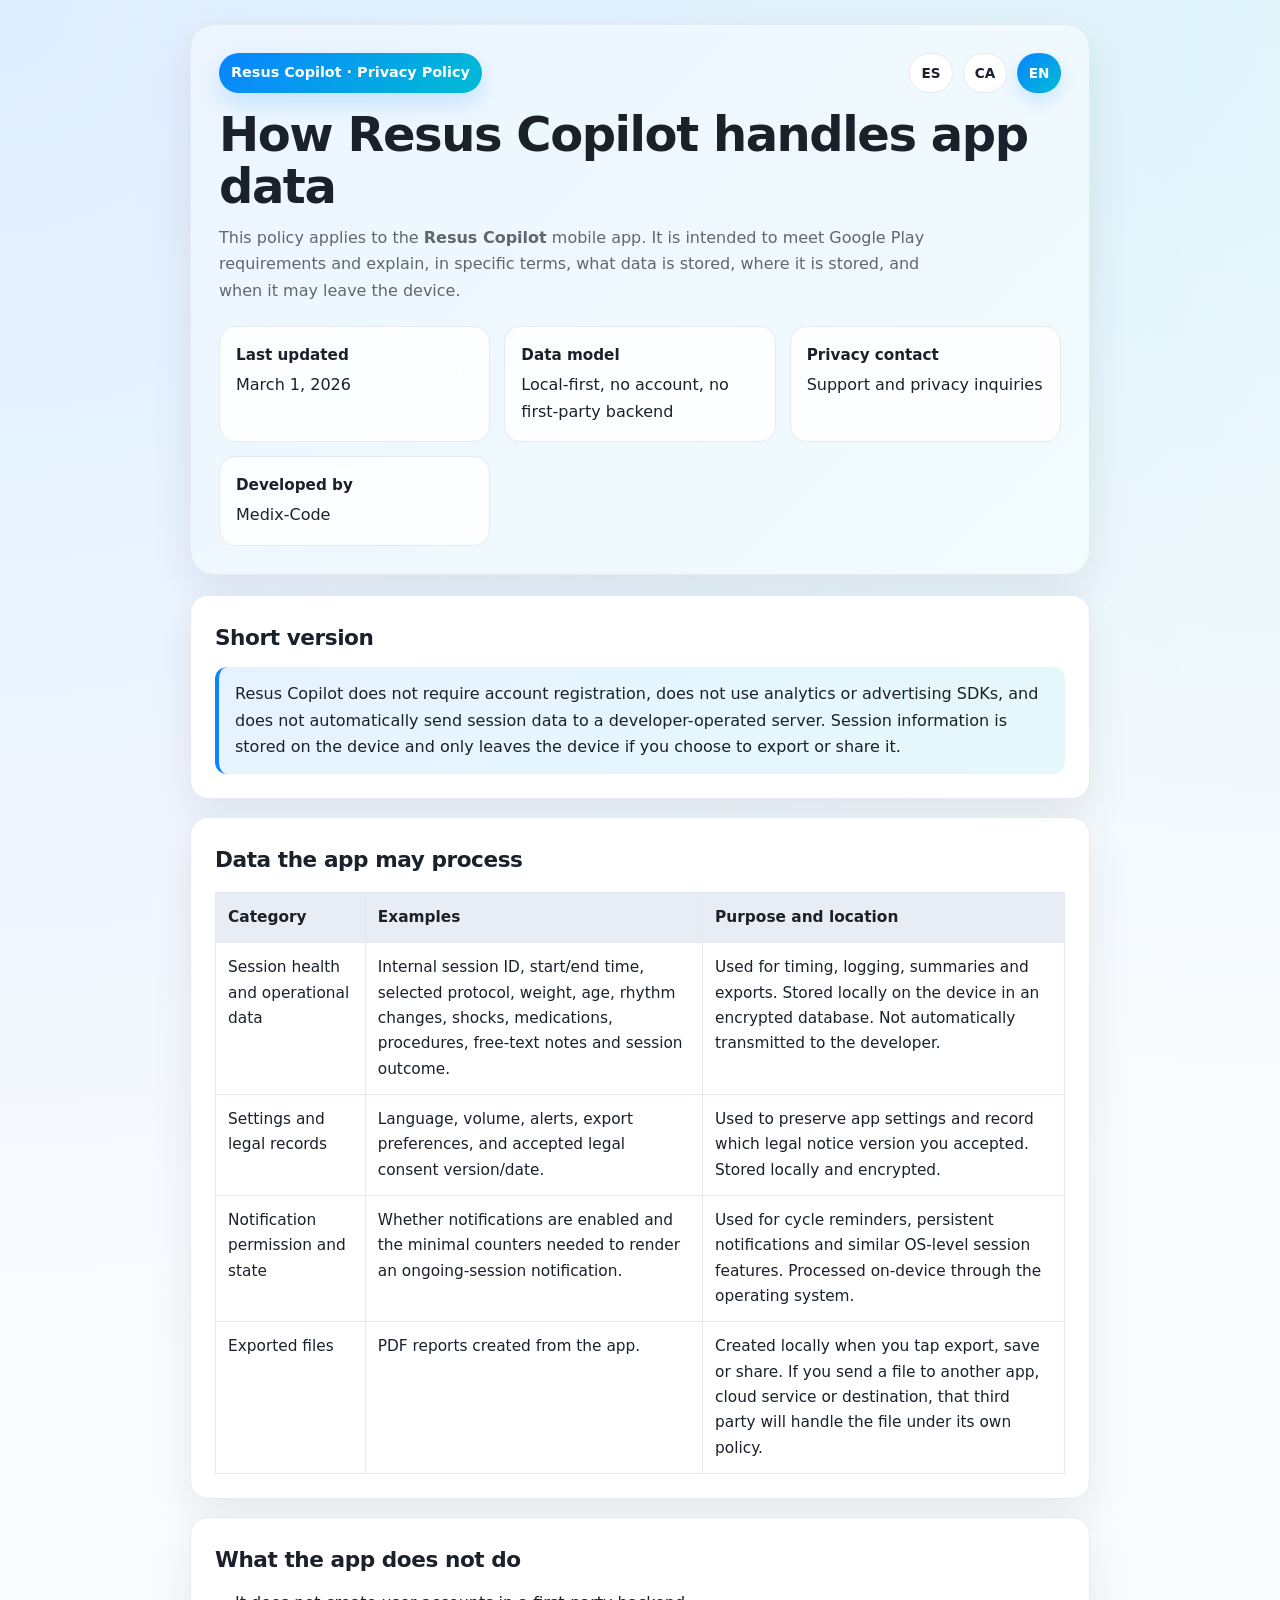
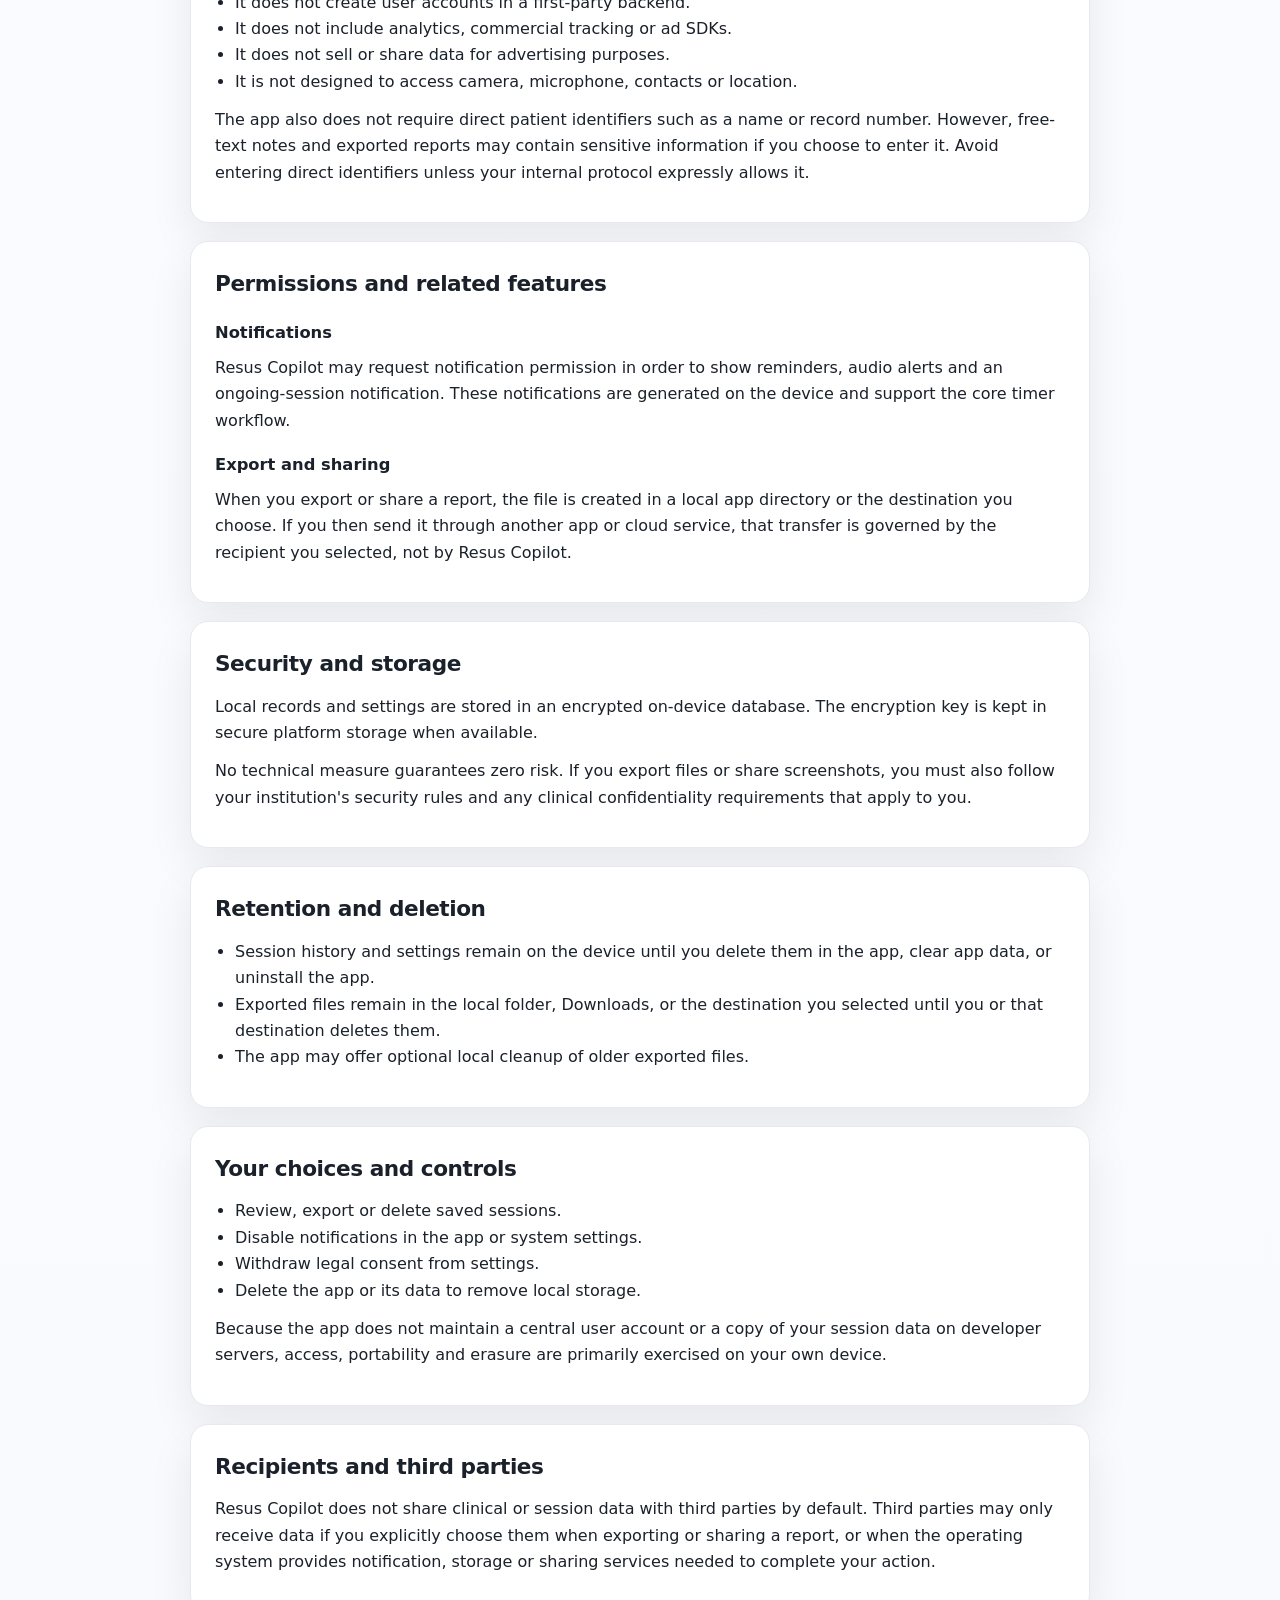
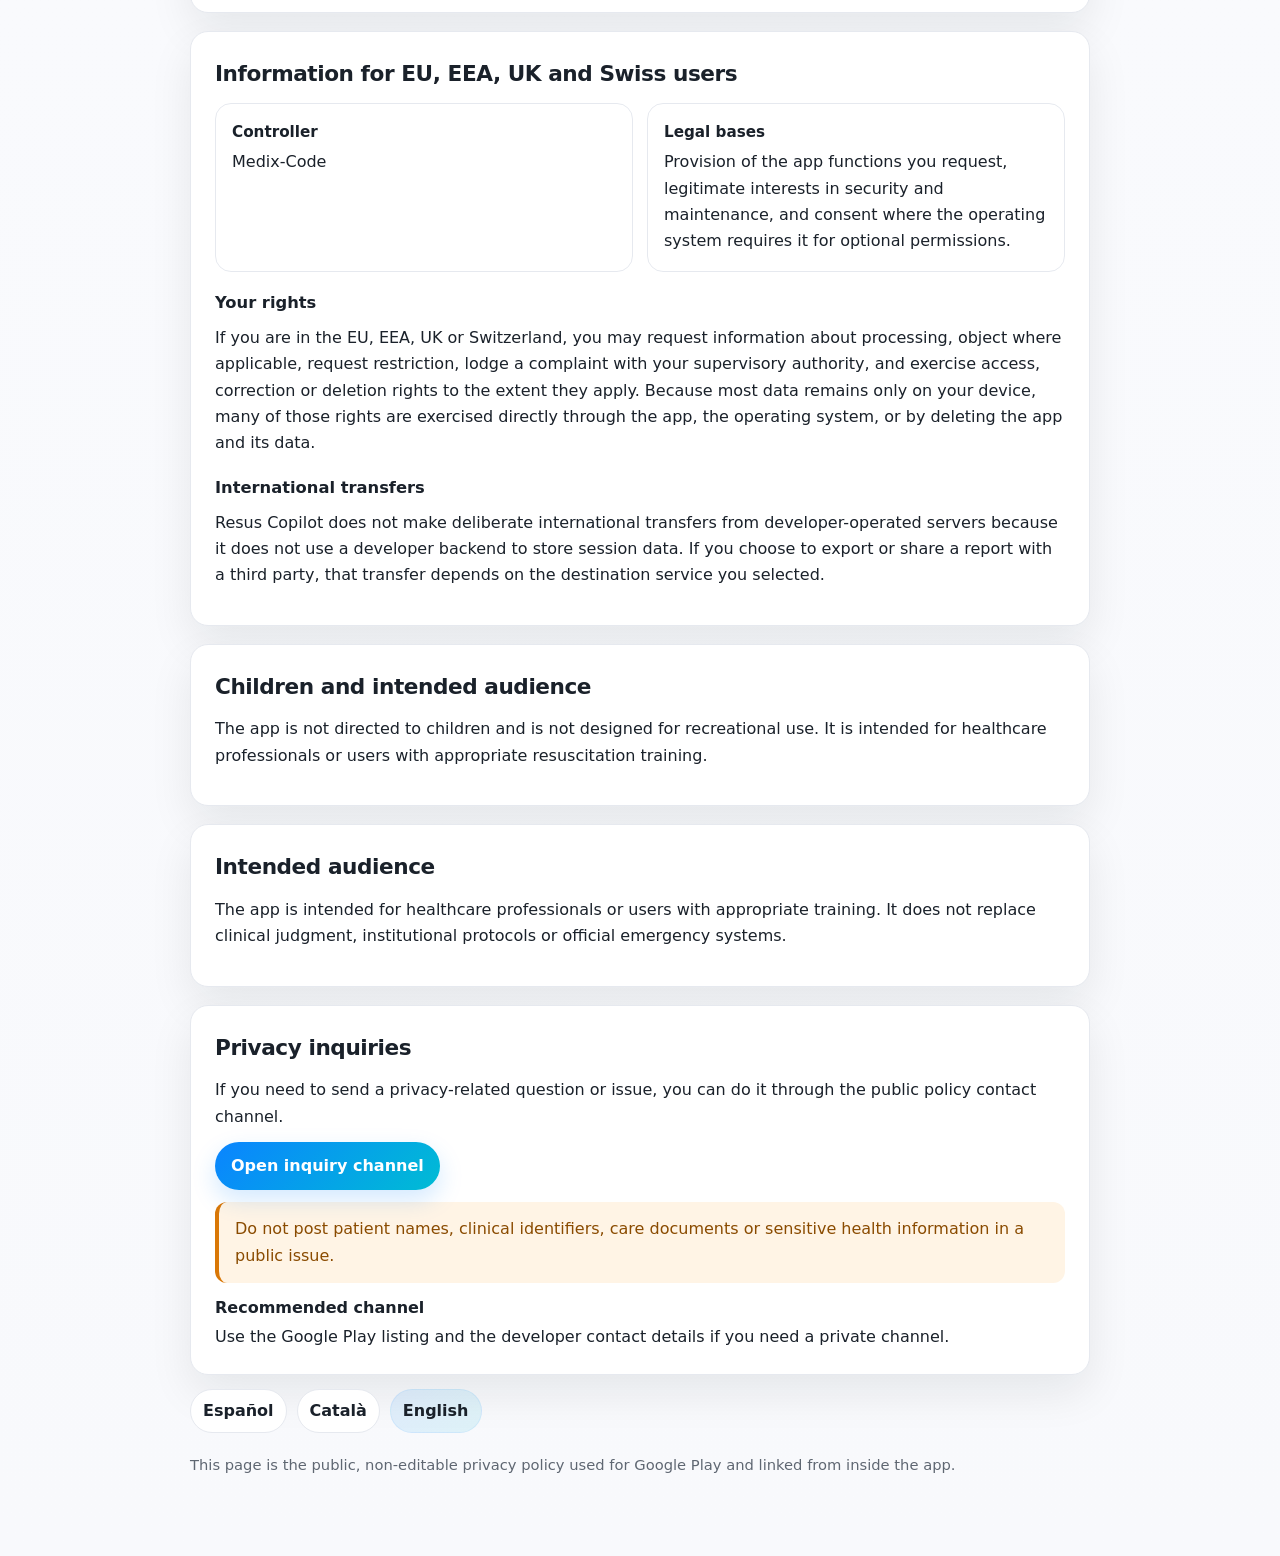
<file: index.html>
<!DOCTYPE html>
<html lang="es">
  <head>
    <meta charset="utf-8" />
    <meta http-equiv="refresh" content="0; url=./privacy/" />
    <meta name="viewport" content="width=device-width, initial-scale=1" />
    <title>Resus Copilot Privacy Policy</title>
  </head>
  <body>
    <p>
      Redirecting to the privacy policy.
      <a href="./privacy/">Open the privacy policy</a>
    </p>
  </body>
  </html>
</file>
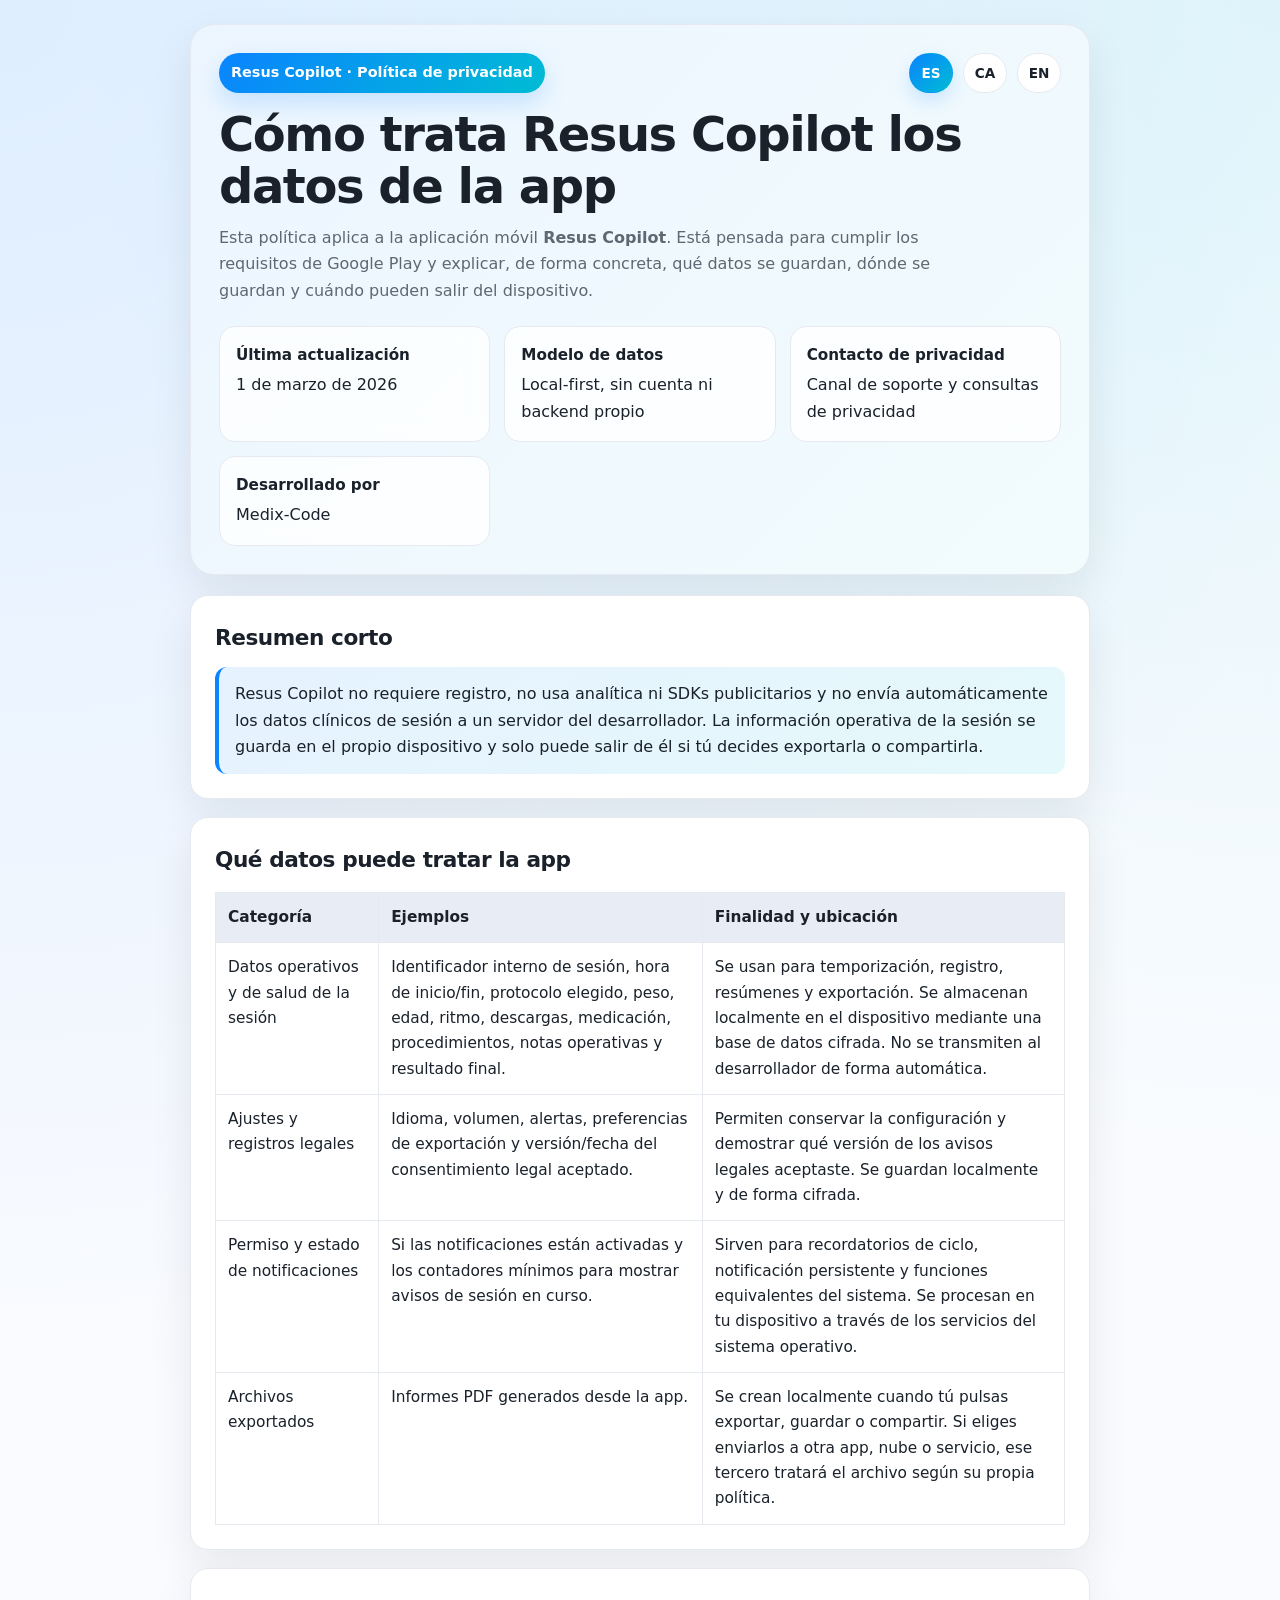
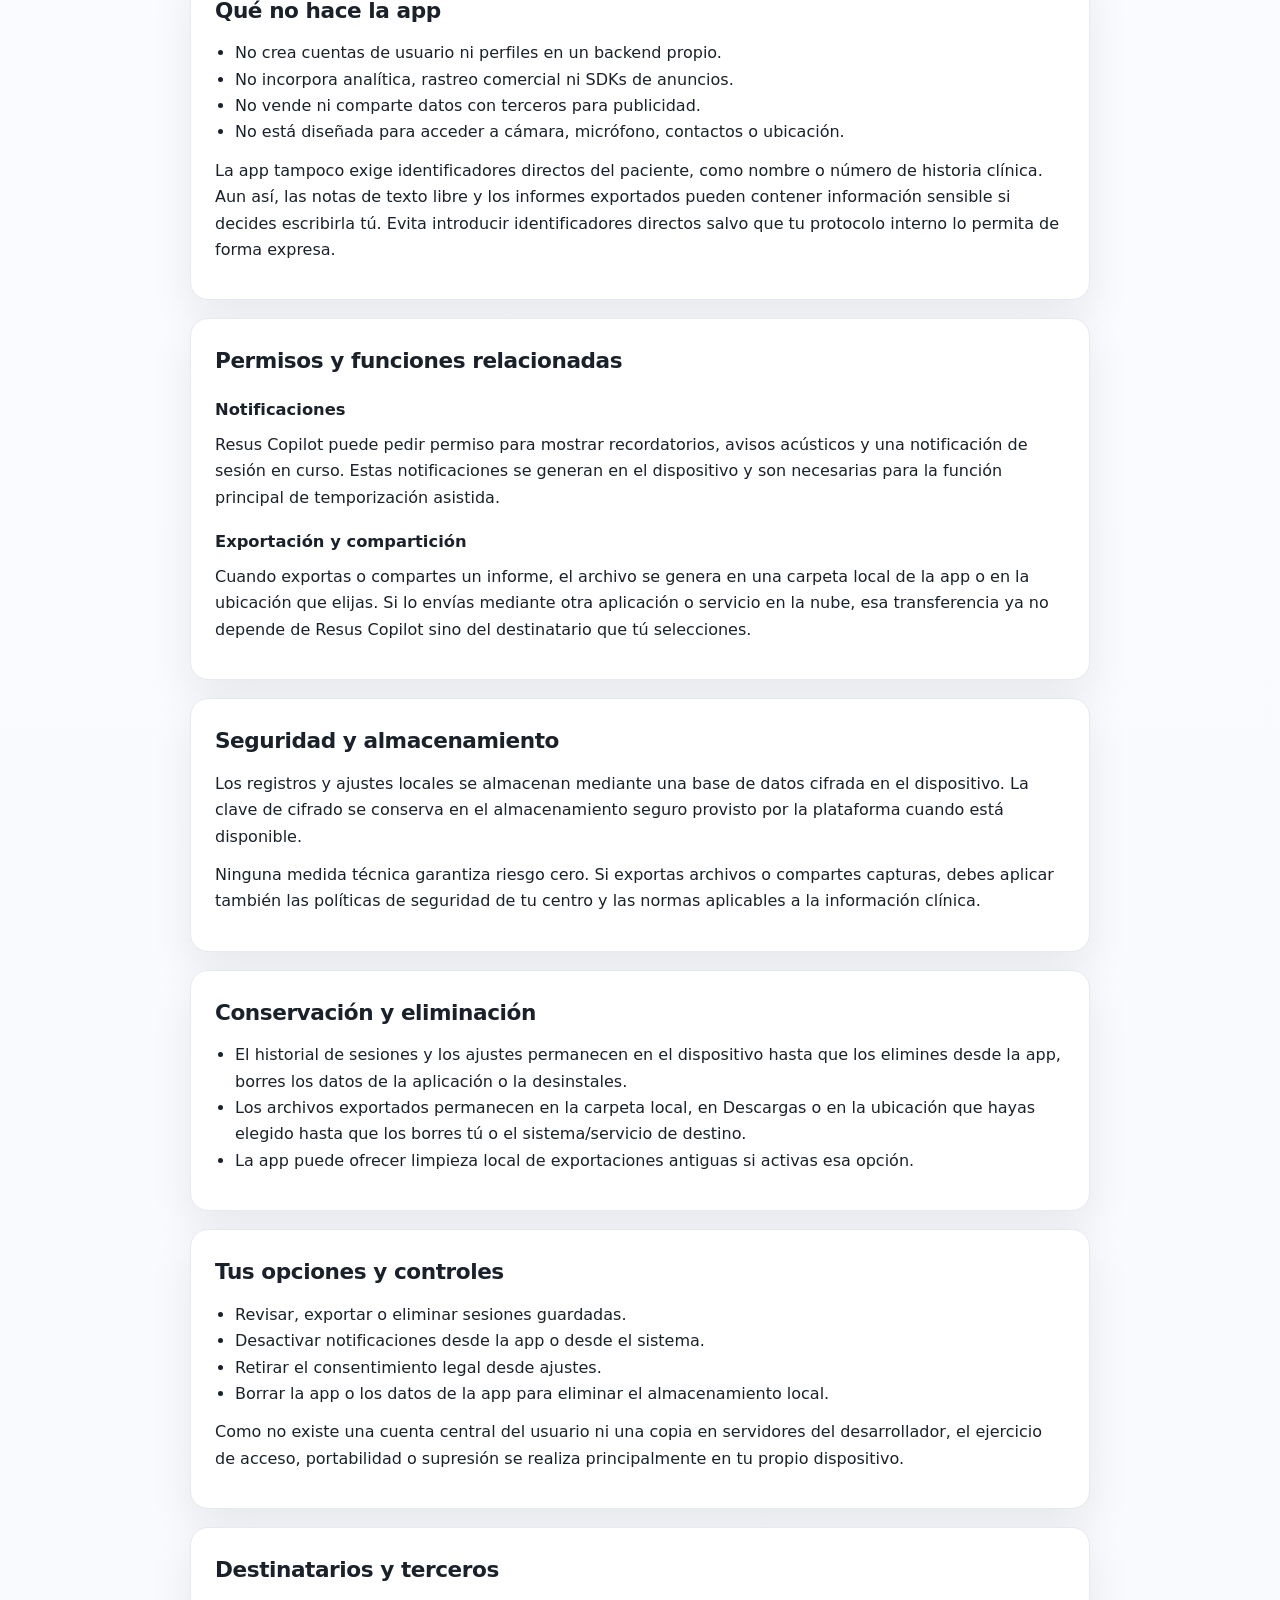
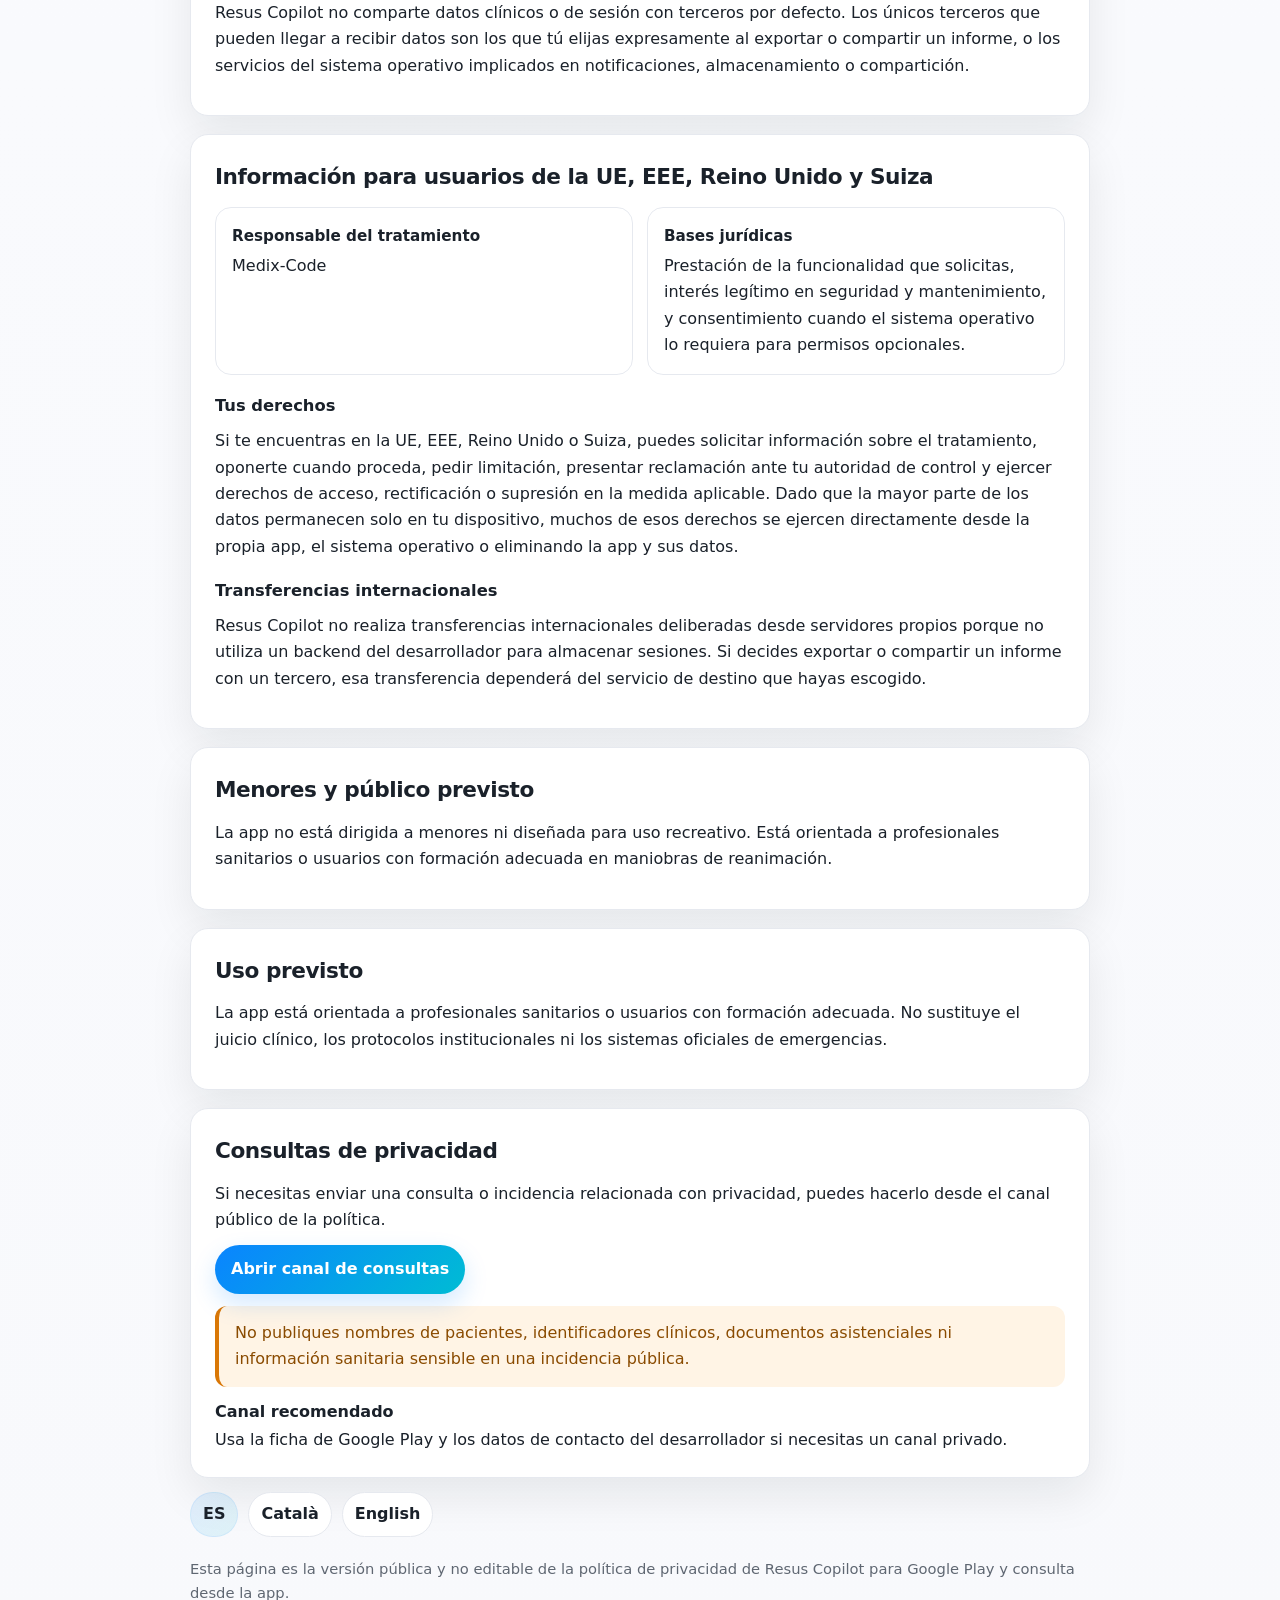
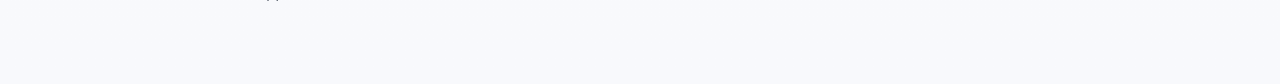
<file: privacy/index.html>
<!DOCTYPE html>
<html lang="es">
  <head>
    <meta charset="utf-8" />
    <meta name="viewport" content="width=device-width, initial-scale=1" />
    <title>Política de privacidad | Resus Copilot</title>
    <meta
      name="description"
      content="Política de privacidad pública de Resus Copilot para Google Play y uso dentro de la app."
    />
    <meta
      name="robots"
      content="noindex, nofollow, noarchive, nosnippet, max-image-preview:none"
    />
    <meta
      name="googlebot"
      content="noindex, nofollow, noarchive, nosnippet, max-image-preview:none"
    />
    <script defer src="../assets/policy.js"></script>
    <link rel="stylesheet" href="../assets/policy.css" />
  </head>
  <body>
    <main class="shell">
      <section class="hero">
        <div class="hero-top">
          <span class="eyebrow">Resus Copilot · Política de privacidad</span>
          <nav class="lang-nav lang-nav--hero" aria-label="Idiomas disponibles">
            <span>ES</span>
            <a href="./ca/" data-lang="ca">CA</a>
            <a href="./en/" data-lang="en">EN</a>
          </nav>
        </div>
        <h1>Cómo trata Resus Copilot los datos de la app</h1>
        <p>
          Esta política aplica a la aplicación móvil
          <strong>Resus Copilot</strong>. Está pensada para cumplir los
          requisitos de Google Play y explicar, de forma concreta, qué datos se
          guardan, dónde se guardan y cuándo pueden salir del dispositivo.
        </p>
        <div class="hero-grid">
          <div class="hero-card">
            <strong>Última actualización</strong>
            <span>1 de marzo de 2026</span>
          </div>
          <div class="hero-card">
            <strong>Modelo de datos</strong>
            <span>Local-first, sin cuenta ni backend propio</span>
          </div>
          <div class="hero-card">
            <strong>Contacto de privacidad</strong>
            <span>Canal de soporte y consultas de privacidad</span>
          </div>
          <div class="hero-card">
            <strong>Desarrollado por</strong>
            <span>Medix-Code</span>
          </div>
        </div>
      </section>

      <div class="layout">
        <section class="card">
          <h2>Resumen corto</h2>
          <div class="callout">
            Resus Copilot no requiere registro, no usa analítica ni SDKs
            publicitarios y no envía automáticamente los datos clínicos de
            sesión a un servidor del desarrollador. La información operativa de
            la sesión se guarda en el propio dispositivo y solo puede salir de
            él si tú decides exportarla o compartirla.
          </div>
        </section>

        <section class="card">
          <h2>Qué datos puede tratar la app</h2>
          <table>
            <thead>
              <tr>
                <th>Categoría</th>
                <th>Ejemplos</th>
                <th>Finalidad y ubicación</th>
              </tr>
            </thead>
            <tbody>
              <tr>
                <td>Datos operativos y de salud de la sesión</td>
                <td>
                  Identificador interno de sesión, hora de inicio/fin, protocolo
                  elegido, peso, edad, ritmo, descargas, medicación,
                  procedimientos, notas operativas y resultado final.
                </td>
                <td>
                  Se usan para temporización, registro, resúmenes y exportación.
                  Se almacenan localmente en el dispositivo mediante una base de
                  datos cifrada. No se transmiten al desarrollador de forma
                  automática.
                </td>
              </tr>
              <tr>
                <td>Ajustes y registros legales</td>
                <td>
                  Idioma, volumen, alertas, preferencias de exportación y
                  versión/fecha del consentimiento legal aceptado.
                </td>
                <td>
                  Permiten conservar la configuración y demostrar qué versión de
                  los avisos legales aceptaste. Se guardan localmente y de forma
                  cifrada.
                </td>
              </tr>
              <tr>
                <td>Permiso y estado de notificaciones</td>
                <td>
                  Si las notificaciones están activadas y los contadores mínimos
                  para mostrar avisos de sesión en curso.
                </td>
                <td>
                  Sirven para recordatorios de ciclo, notificación persistente y
                  funciones equivalentes del sistema. Se procesan en tu
                  dispositivo a través de los servicios del sistema operativo.
                </td>
              </tr>
              <tr>
                <td>Archivos exportados</td>
                <td>Informes PDF generados desde la app.</td>
                <td>
                  Se crean localmente cuando tú pulsas exportar, guardar o
                  compartir. Si eliges enviarlos a otra app, nube o servicio,
                  ese tercero tratará el archivo según su propia política.
                </td>
              </tr>
            </tbody>
          </table>
        </section>

        <section class="card">
          <h2>Qué no hace la app</h2>
          <ul>
            <li>No crea cuentas de usuario ni perfiles en un backend propio.</li>
            <li>No incorpora analítica, rastreo comercial ni SDKs de anuncios.</li>
            <li>No vende ni comparte datos con terceros para publicidad.</li>
            <li>
              No está diseñada para acceder a cámara, micrófono, contactos o
              ubicación.
            </li>
          </ul>
          <p>
            La app tampoco exige identificadores directos del paciente, como
            nombre o número de historia clínica. Aun así, las notas de texto
            libre y los informes exportados pueden contener información sensible
            si decides escribirla tú. Evita introducir identificadores directos
            salvo que tu protocolo interno lo permita de forma expresa.
          </p>
        </section>

        <section class="card">
          <h2>Permisos y funciones relacionadas</h2>
          <h3>Notificaciones</h3>
          <p>
            Resus Copilot puede pedir permiso para mostrar recordatorios,
            avisos acústicos y una notificación de sesión en curso. Estas
            notificaciones se generan en el dispositivo y son necesarias para la
            función principal de temporización asistida.
          </p>
          <h3>Exportación y compartición</h3>
          <p>
            Cuando exportas o compartes un informe, el archivo se genera en una
            carpeta local de la app o en la ubicación que elijas. Si lo envías
            mediante otra aplicación o servicio en la nube, esa transferencia ya
            no depende de Resus Copilot sino del destinatario que tú selecciones.
          </p>
        </section>

        <section class="card">
          <h2>Seguridad y almacenamiento</h2>
          <p>
            Los registros y ajustes locales se almacenan mediante una base de
            datos cifrada en el dispositivo. La clave de cifrado se conserva en
            el almacenamiento seguro provisto por la plataforma cuando está
            disponible.
          </p>
          <p>
            Ninguna medida técnica garantiza riesgo cero. Si exportas archivos o
            compartes capturas, debes aplicar también las políticas de seguridad
            de tu centro y las normas aplicables a la información clínica.
          </p>
        </section>

        <section class="card">
          <h2>Conservación y eliminación</h2>
          <ul>
            <li>
              El historial de sesiones y los ajustes permanecen en el
              dispositivo hasta que los elimines desde la app, borres los datos
              de la aplicación o la desinstales.
            </li>
            <li>
              Los archivos exportados permanecen en la carpeta local, en
              Descargas o en la ubicación que hayas elegido hasta que los borres
              tú o el sistema/servicio de destino.
            </li>
            <li>
              La app puede ofrecer limpieza local de exportaciones antiguas si
              activas esa opción.
            </li>
          </ul>
        </section>

        <section class="card">
          <h2>Tus opciones y controles</h2>
          <ul>
            <li>Revisar, exportar o eliminar sesiones guardadas.</li>
            <li>Desactivar notificaciones desde la app o desde el sistema.</li>
            <li>Retirar el consentimiento legal desde ajustes.</li>
            <li>
              Borrar la app o los datos de la app para eliminar el almacenamiento local.
            </li>
          </ul>
          <p>
            Como no existe una cuenta central del usuario ni una copia en
            servidores del desarrollador, el ejercicio de acceso, portabilidad o
            supresión se realiza principalmente en tu propio dispositivo.
          </p>
        </section>

        <section class="card">
          <h2>Destinatarios y terceros</h2>
          <p>
            Resus Copilot no comparte datos clínicos o de sesión con terceros
            por defecto. Los únicos terceros que pueden llegar a recibir datos
            son los que tú elijas expresamente al exportar o compartir un
            informe, o los servicios del sistema operativo implicados en
            notificaciones, almacenamiento o compartición.
          </p>
        </section>

        <section class="card">
          <h2>Información para usuarios de la UE, EEE, Reino Unido y Suiza</h2>
          <div class="card-grid">
            <div class="hero-card">
              <strong>Responsable del tratamiento</strong>
              <span>Medix-Code</span>
            </div>
            <div class="hero-card">
              <strong>Bases jurídicas</strong>
              <span>
                Prestación de la funcionalidad que solicitas, interés legítimo
                en seguridad y mantenimiento, y consentimiento cuando el sistema
                operativo lo requiera para permisos opcionales.
              </span>
            </div>
          </div>
          <h3>Tus derechos</h3>
          <p>
            Si te encuentras en la UE, EEE, Reino Unido o Suiza, puedes solicitar
            información sobre el tratamiento, oponerte cuando proceda, pedir
            limitación, presentar reclamación ante tu autoridad de control y
            ejercer derechos de acceso, rectificación o supresión en la medida
            aplicable. Dado que la mayor parte de los datos permanecen solo en tu
            dispositivo, muchos de esos derechos se ejercen directamente desde la
            propia app, el sistema operativo o eliminando la app y sus datos.
          </p>
          <h3>Transferencias internacionales</h3>
          <p>
            Resus Copilot no realiza transferencias internacionales deliberadas
            desde servidores propios porque no utiliza un backend del
            desarrollador para almacenar sesiones. Si decides exportar o
            compartir un informe con un tercero, esa transferencia dependerá del
            servicio de destino que hayas escogido.
          </p>
        </section>

        <section class="card">
          <h2>Menores y público previsto</h2>
          <p>
            La app no está dirigida a menores ni diseñada para uso recreativo.
            Está orientada a profesionales sanitarios o usuarios con formación
            adecuada en maniobras de reanimación.
          </p>
        </section>

        <section class="card">
          <h2>Uso previsto</h2>
          <p>
            La app está orientada a profesionales sanitarios o usuarios con
            formación adecuada. No sustituye el juicio clínico, los protocolos
            institucionales ni los sistemas oficiales de emergencias.
          </p>
        </section>

        <section class="card">
          <h2>Consultas de privacidad</h2>
          <p>
            Si necesitas enviar una consulta o incidencia relacionada con
            privacidad, puedes hacerlo desde el canal público de la política.
          </p>
          <p class="action-row">
            <a
              class="button-link"
              href="https://github.com/Medix-Code/resus-copilot-privacy/issues/new"
              target="_blank"
              rel="noopener noreferrer nofollow"
              >Abrir canal de consultas</a
            >
          </p>
          <div class="callout warning">
            No publiques nombres de pacientes, identificadores clínicos,
            documentos asistenciales ni información sanitaria sensible en una
            incidencia pública.
          </div>
          <div class="meta-list">
            <div>
              <strong>Canal recomendado</strong>
              <span>
                Usa la ficha de Google Play y los datos de contacto del
                desarrollador si necesitas un canal privado.
              </span>
            </div>
          </div>
        </section>
      </div>

      <nav class="footer-nav" aria-label="Cambiar idioma">
        <span>ES</span>
        <a href="./ca/" data-lang="ca">Català</a>
        <a href="./en/" data-lang="en">English</a>
      </nav>
      <p class="footer">
        Esta página es la versión pública y no editable de la política de
        privacidad de Resus Copilot para Google Play y consulta desde la app.
      </p>
    </main>
  </body>
  </html>
</file>
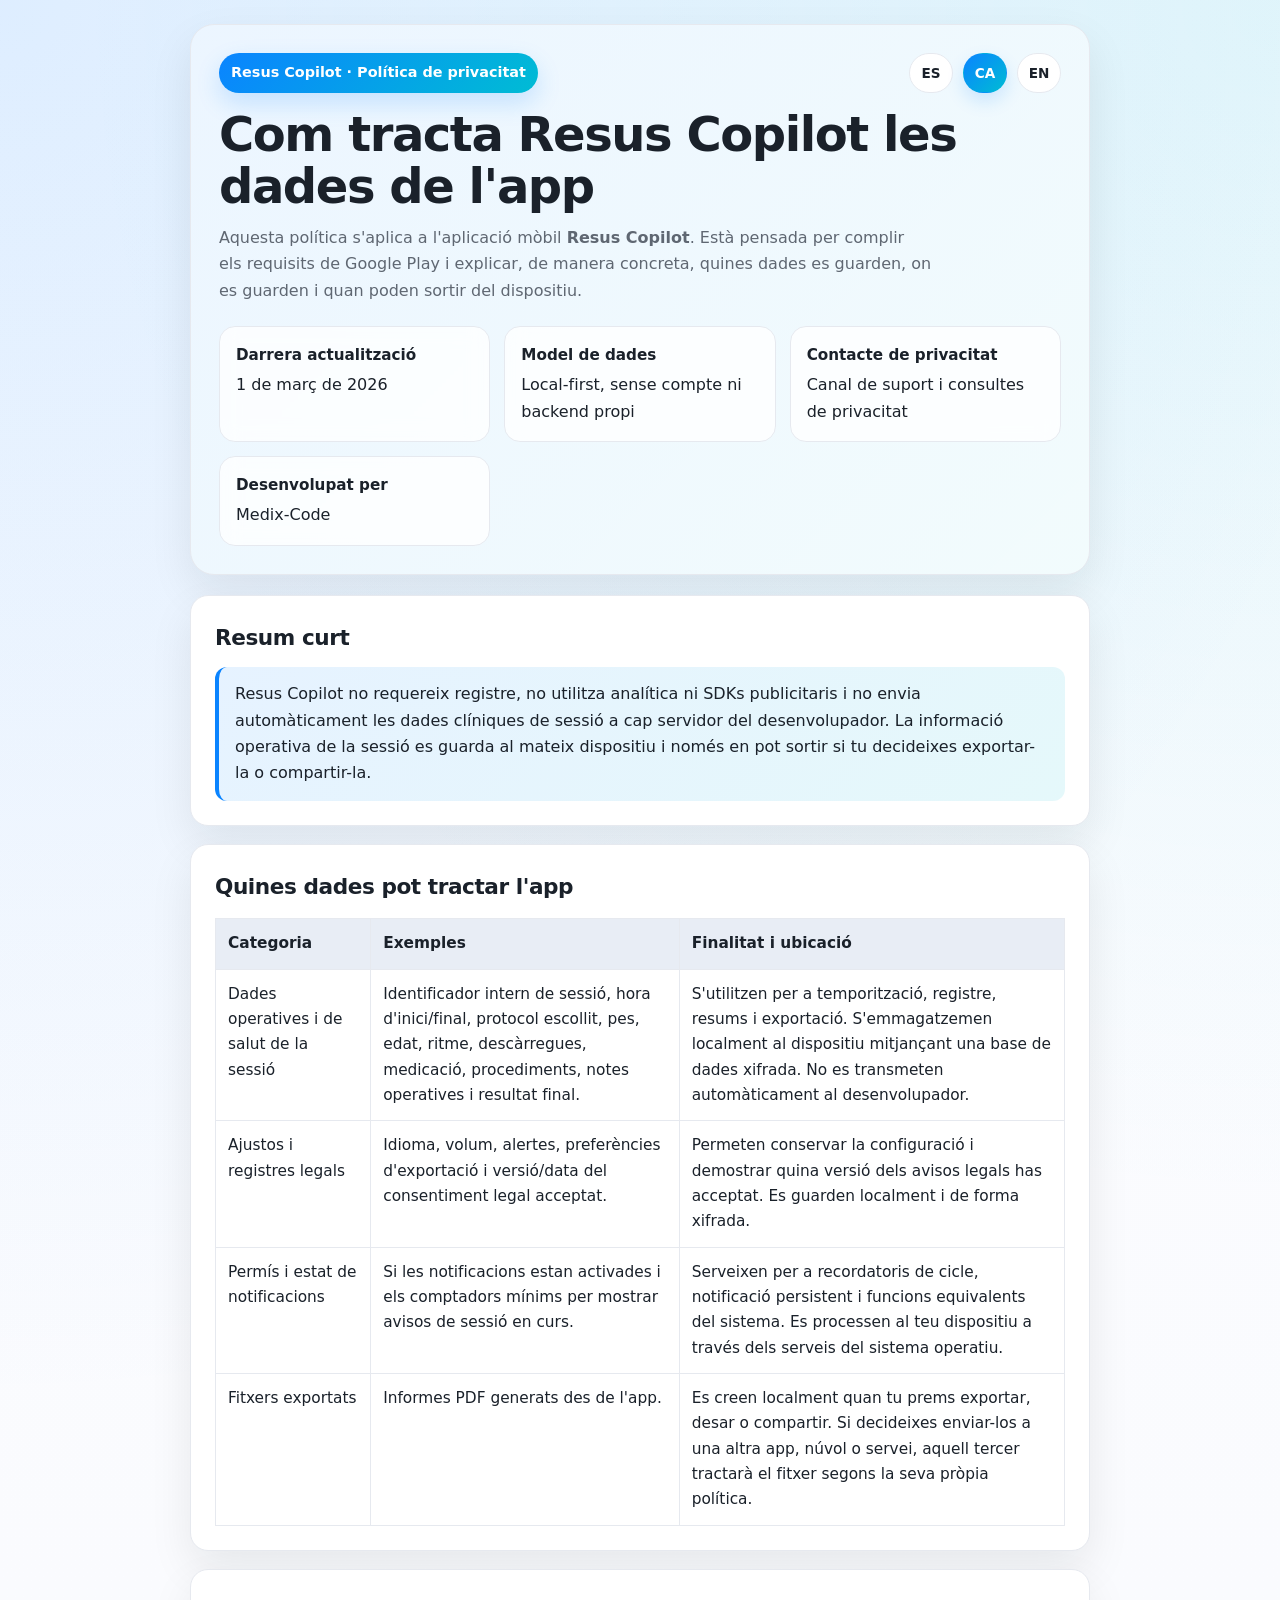
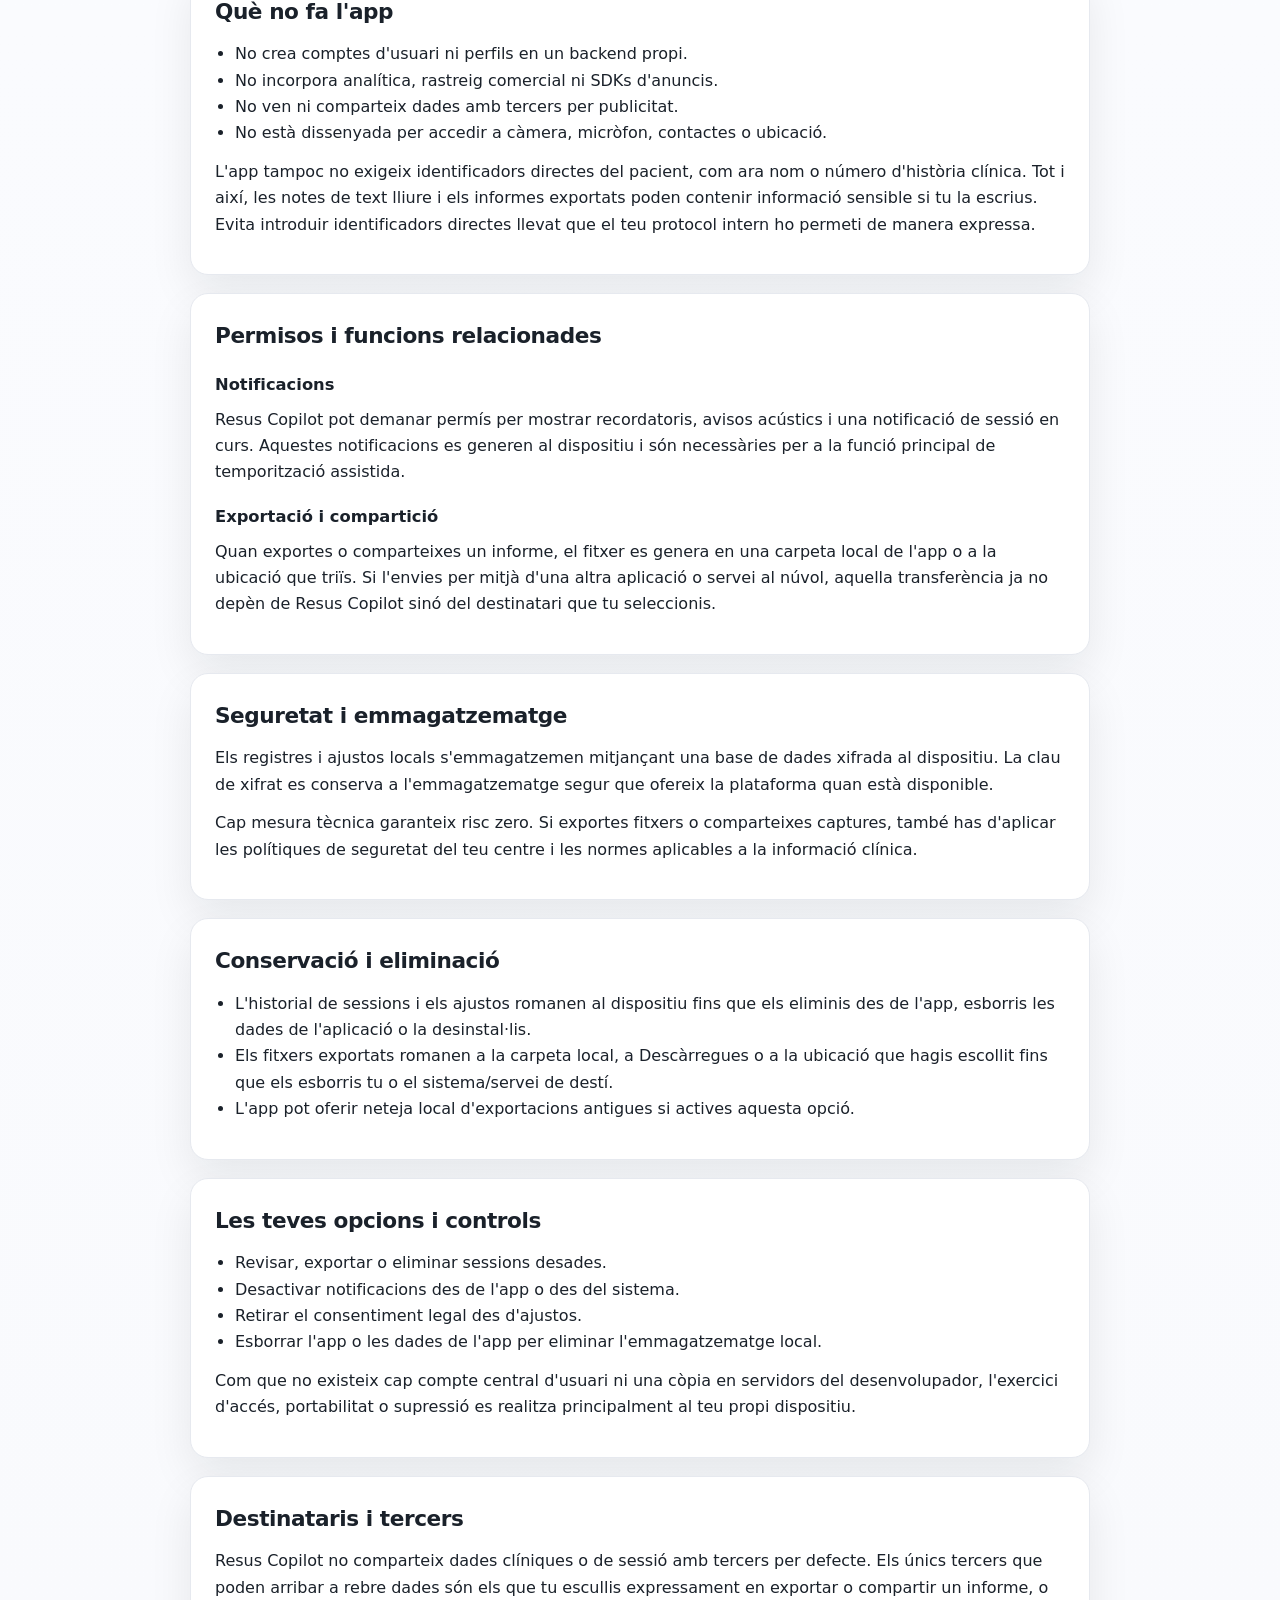
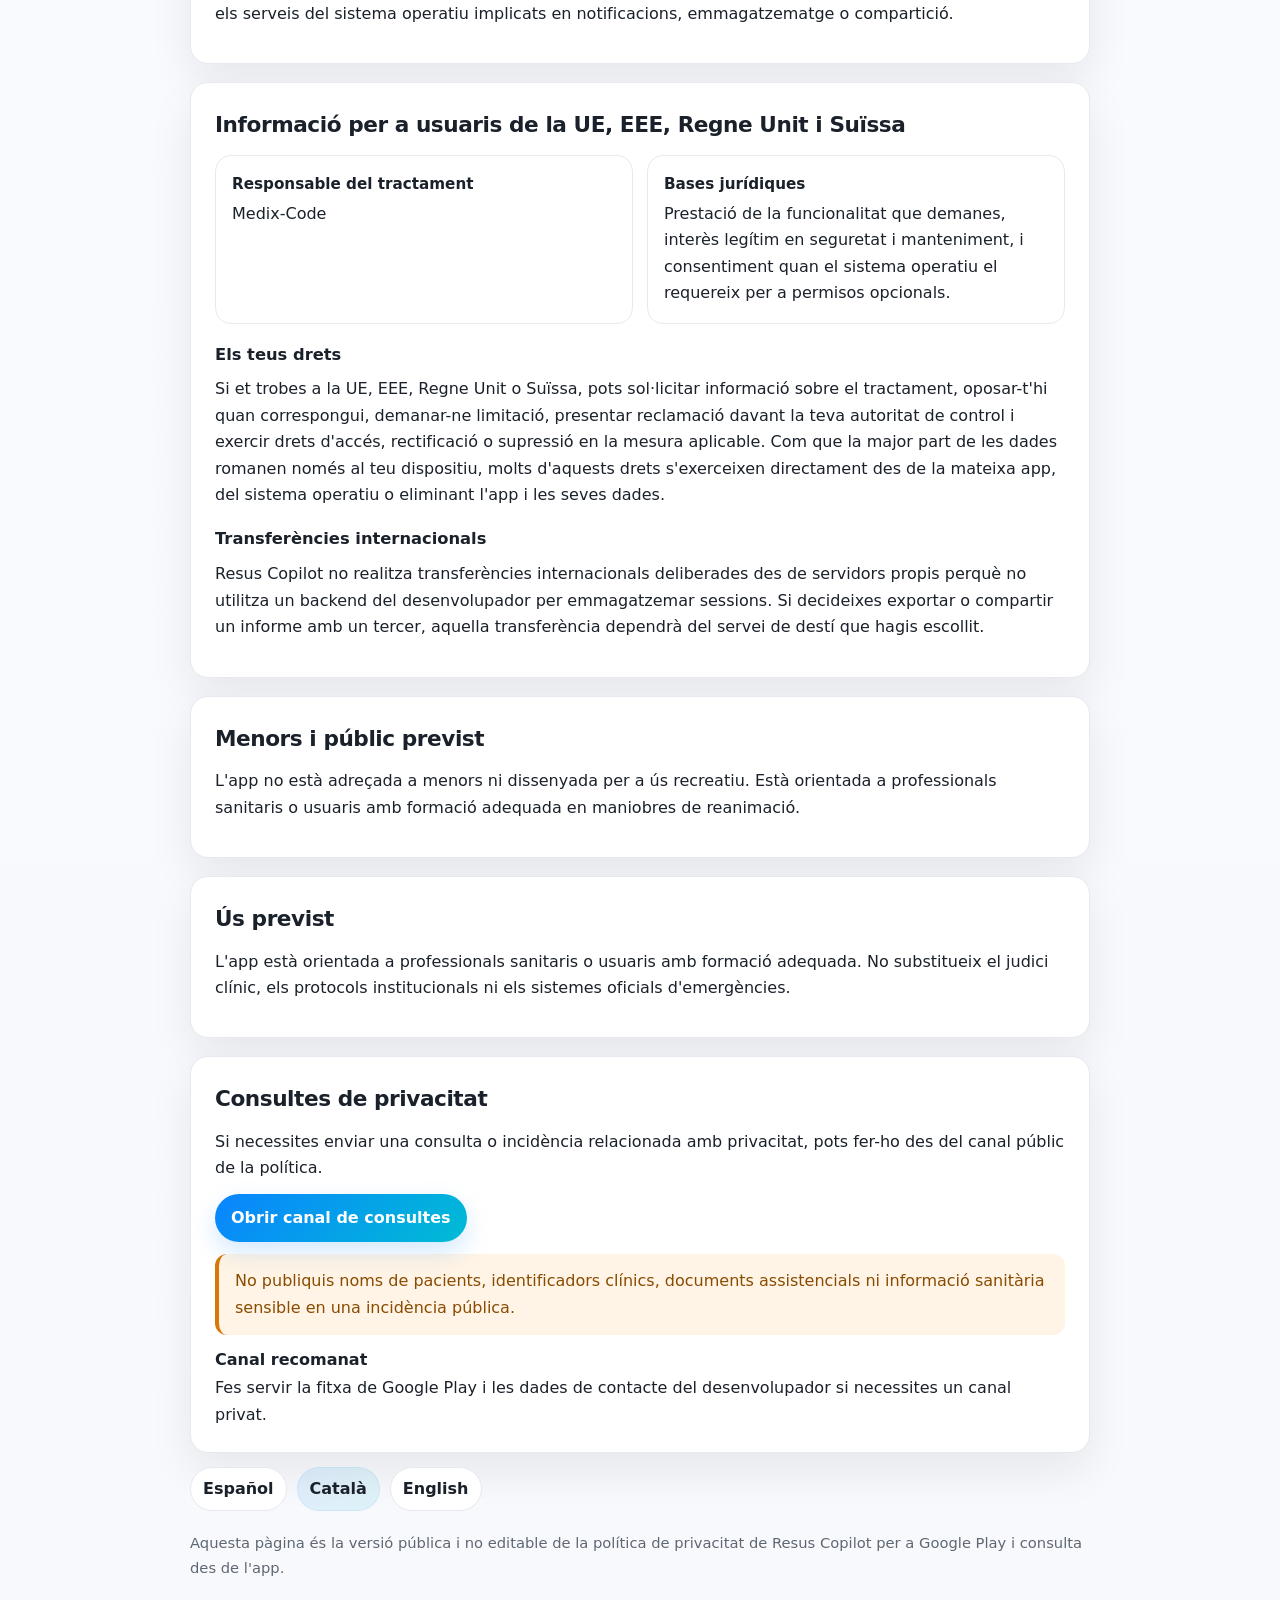
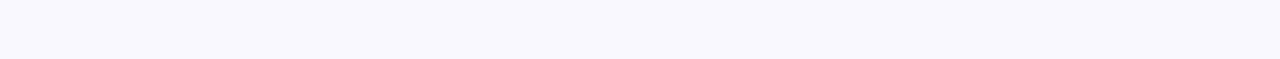
<file: privacy/ca/index.html>
<!DOCTYPE html>
<html lang="ca">
  <head>
    <meta charset="utf-8" />
    <meta name="viewport" content="width=device-width, initial-scale=1" />
    <title>Política de privacitat | Resus Copilot</title>
    <meta
      name="description"
      content="Política de privacitat pública de Resus Copilot per a Google Play i consulta dins de l'app."
    />
    <meta
      name="robots"
      content="noindex, nofollow, noarchive, nosnippet, max-image-preview:none"
    />
    <meta
      name="googlebot"
      content="noindex, nofollow, noarchive, nosnippet, max-image-preview:none"
    />
    <script defer src="../../assets/policy.js"></script>
    <link rel="stylesheet" href="../../assets/policy.css" />
  </head>
  <body>
    <main class="shell">
      <section class="hero">
        <div class="hero-top">
          <span class="eyebrow">Resus Copilot · Política de privacitat</span>
          <nav class="lang-nav lang-nav--hero" aria-label="Idiomes disponibles">
            <a href="../" data-lang="es">ES</a>
            <span>CA</span>
            <a href="../en/" data-lang="en">EN</a>
          </nav>
        </div>
        <h1>Com tracta Resus Copilot les dades de l'app</h1>
        <p>
          Aquesta política s'aplica a l'aplicació mòbil
          <strong>Resus Copilot</strong>. Està pensada per complir els
          requisits de Google Play i explicar, de manera concreta, quines dades
          es guarden, on es guarden i quan poden sortir del dispositiu.
        </p>
        <div class="hero-grid">
          <div class="hero-card">
            <strong>Darrera actualització</strong>
            <span>1 de març de 2026</span>
          </div>
          <div class="hero-card">
            <strong>Model de dades</strong>
            <span>Local-first, sense compte ni backend propi</span>
          </div>
          <div class="hero-card">
            <strong>Contacte de privacitat</strong>
            <span>Canal de suport i consultes de privacitat</span>
          </div>
          <div class="hero-card">
            <strong>Desenvolupat per</strong>
            <span>Medix-Code</span>
          </div>
        </div>
      </section>

      <div class="layout">
        <section class="card">
          <h2>Resum curt</h2>
          <div class="callout">
            Resus Copilot no requereix registre, no utilitza analítica ni SDKs
            publicitaris i no envia automàticament les dades clíniques de sessió
            a cap servidor del desenvolupador. La informació operativa de la
            sessió es guarda al mateix dispositiu i només en pot sortir si tu
            decideixes exportar-la o compartir-la.
          </div>
        </section>

        <section class="card">
          <h2>Quines dades pot tractar l'app</h2>
          <table>
            <thead>
              <tr>
                <th>Categoria</th>
                <th>Exemples</th>
                <th>Finalitat i ubicació</th>
              </tr>
            </thead>
            <tbody>
              <tr>
                <td>Dades operatives i de salut de la sessió</td>
                <td>
                  Identificador intern de sessió, hora d'inici/final, protocol
                  escollit, pes, edat, ritme, descàrregues, medicació,
                  procediments, notes operatives i resultat final.
                </td>
                <td>
                  S'utilitzen per a temporització, registre, resums i exportació.
                  S'emmagatzemen localment al dispositiu mitjançant una base de
                  dades xifrada. No es transmeten automàticament al
                  desenvolupador.
                </td>
              </tr>
              <tr>
                <td>Ajustos i registres legals</td>
                <td>
                  Idioma, volum, alertes, preferències d'exportació i
                  versió/data del consentiment legal acceptat.
                </td>
                <td>
                  Permeten conservar la configuració i demostrar quina versió
                  dels avisos legals has acceptat. Es guarden localment i de
                  forma xifrada.
                </td>
              </tr>
              <tr>
                <td>Permís i estat de notificacions</td>
                <td>
                  Si les notificacions estan activades i els comptadors mínims
                  per mostrar avisos de sessió en curs.
                </td>
                <td>
                  Serveixen per a recordatoris de cicle, notificació persistent
                  i funcions equivalents del sistema. Es processen al teu
                  dispositiu a través dels serveis del sistema operatiu.
                </td>
              </tr>
              <tr>
                <td>Fitxers exportats</td>
                <td>Informes PDF generats des de l'app.</td>
                <td>
                  Es creen localment quan tu prems exportar, desar o compartir.
                  Si decideixes enviar-los a una altra app, núvol o servei,
                  aquell tercer tractarà el fitxer segons la seva pròpia política.
                </td>
              </tr>
            </tbody>
          </table>
        </section>

        <section class="card">
          <h2>Què no fa l'app</h2>
          <ul>
            <li>No crea comptes d'usuari ni perfils en un backend propi.</li>
            <li>No incorpora analítica, rastreig comercial ni SDKs d'anuncis.</li>
            <li>No ven ni comparteix dades amb tercers per publicitat.</li>
            <li>
              No està dissenyada per accedir a càmera, micròfon, contactes o
              ubicació.
            </li>
          </ul>
          <p>
            L'app tampoc no exigeix identificadors directes del pacient, com ara
            nom o número d'història clínica. Tot i així, les notes de text lliure
            i els informes exportats poden contenir informació sensible si tu la
            escrius. Evita introduir identificadors directes llevat que el teu
            protocol intern ho permeti de manera expressa.
          </p>
        </section>

        <section class="card">
          <h2>Permisos i funcions relacionades</h2>
          <h3>Notificacions</h3>
          <p>
            Resus Copilot pot demanar permís per mostrar recordatoris, avisos
            acústics i una notificació de sessió en curs. Aquestes notificacions
            es generen al dispositiu i són necessàries per a la funció principal
            de temporització assistida.
          </p>
          <h3>Exportació i compartició</h3>
          <p>
            Quan exportes o comparteixes un informe, el fitxer es genera en una
            carpeta local de l'app o a la ubicació que triïs. Si l'envies per
            mitjà d'una altra aplicació o servei al núvol, aquella transferència
            ja no depèn de Resus Copilot sinó del destinatari que tu seleccionis.
          </p>
        </section>

        <section class="card">
          <h2>Seguretat i emmagatzematge</h2>
          <p>
            Els registres i ajustos locals s'emmagatzemen mitjançant una base de
            dades xifrada al dispositiu. La clau de xifrat es conserva a
            l'emmagatzematge segur que ofereix la plataforma quan està disponible.
          </p>
          <p>
            Cap mesura tècnica garanteix risc zero. Si exportes fitxers o
            comparteixes captures, també has d'aplicar les polítiques de
            seguretat del teu centre i les normes aplicables a la informació
            clínica.
          </p>
        </section>

        <section class="card">
          <h2>Conservació i eliminació</h2>
          <ul>
            <li>
              L'historial de sessions i els ajustos romanen al dispositiu fins
              que els eliminis des de l'app, esborris les dades de l'aplicació o
              la desinstal·lis.
            </li>
            <li>
              Els fitxers exportats romanen a la carpeta local, a Descàrregues o
              a la ubicació que hagis escollit fins que els esborris tu o el
              sistema/servei de destí.
            </li>
            <li>
              L'app pot oferir neteja local d'exportacions antigues si actives
              aquesta opció.
            </li>
          </ul>
        </section>

        <section class="card">
          <h2>Les teves opcions i controls</h2>
          <ul>
            <li>Revisar, exportar o eliminar sessions desades.</li>
            <li>Desactivar notificacions des de l'app o des del sistema.</li>
            <li>Retirar el consentiment legal des d'ajustos.</li>
            <li>Esborrar l'app o les dades de l'app per eliminar l'emmagatzematge local.</li>
          </ul>
          <p>
            Com que no existeix cap compte central d'usuari ni una còpia en
            servidors del desenvolupador, l'exercici d'accés, portabilitat o
            supressió es realitza principalment al teu propi dispositiu.
          </p>
        </section>

        <section class="card">
          <h2>Destinataris i tercers</h2>
          <p>
            Resus Copilot no comparteix dades clíniques o de sessió amb tercers
            per defecte. Els únics tercers que poden arribar a rebre dades són
            els que tu escullis expressament en exportar o compartir un informe,
            o els serveis del sistema operatiu implicats en notificacions,
            emmagatzematge o compartició.
          </p>
        </section>

        <section class="card">
          <h2>Informació per a usuaris de la UE, EEE, Regne Unit i Suïssa</h2>
          <div class="card-grid">
            <div class="hero-card">
              <strong>Responsable del tractament</strong>
              <span>Medix-Code</span>
            </div>
            <div class="hero-card">
              <strong>Bases jurídiques</strong>
              <span>
                Prestació de la funcionalitat que demanes, interès legítim en
                seguretat i manteniment, i consentiment quan el sistema operatiu
                el requereix per a permisos opcionals.
              </span>
            </div>
          </div>
          <h3>Els teus drets</h3>
          <p>
            Si et trobes a la UE, EEE, Regne Unit o Suïssa, pots sol·licitar
            informació sobre el tractament, oposar-t'hi quan correspongui,
            demanar-ne limitació, presentar reclamació davant la teva autoritat
            de control i exercir drets d'accés, rectificació o supressió en la
            mesura aplicable. Com que la major part de les dades romanen només al
            teu dispositiu, molts d'aquests drets s'exerceixen directament des
            de la mateixa app, del sistema operatiu o eliminant l'app i les seves dades.
          </p>
          <h3>Transferències internacionals</h3>
          <p>
            Resus Copilot no realitza transferències internacionals deliberades
            des de servidors propis perquè no utilitza un backend del
            desenvolupador per emmagatzemar sessions. Si decideixes exportar o
            compartir un informe amb un tercer, aquella transferència dependrà
            del servei de destí que hagis escollit.
          </p>
        </section>

        <section class="card">
          <h2>Menors i públic previst</h2>
          <p>
            L'app no està adreçada a menors ni dissenyada per a ús recreatiu.
            Està orientada a professionals sanitaris o usuaris amb formació
            adequada en maniobres de reanimació.
          </p>
        </section>

        <section class="card">
          <h2>Ús previst</h2>
          <p>
            L'app està orientada a professionals sanitaris o usuaris amb formació
            adequada. No substitueix el judici clínic, els protocols
            institucionals ni els sistemes oficials d'emergències.
          </p>
        </section>

        <section class="card">
          <h2>Consultes de privacitat</h2>
          <p>
            Si necessites enviar una consulta o incidència relacionada amb
            privacitat, pots fer-ho des del canal públic de la política.
          </p>
          <p class="action-row">
            <a
              class="button-link"
              href="https://github.com/Medix-Code/resus-copilot-privacy/issues/new"
              target="_blank"
              rel="noopener noreferrer nofollow"
              >Obrir canal de consultes</a
            >
          </p>
          <div class="callout warning">
            No publiquis noms de pacients, identificadors clínics, documents
            assistencials ni informació sanitària sensible en una incidència pública.
          </div>
          <div class="meta-list">
            <div>
              <strong>Canal recomanat</strong>
              <span>
                Fes servir la fitxa de Google Play i les dades de contacte del
                desenvolupador si necessites un canal privat.
              </span>
            </div>
          </div>
        </section>
      </div>

      <nav class="footer-nav" aria-label="Canviar idioma">
        <a href="../" data-lang="es">Español</a>
        <span>Català</span>
        <a href="../en/" data-lang="en">English</a>
      </nav>
      <p class="footer">
        Aquesta pàgina és la versió pública i no editable de la política de
        privacitat de Resus Copilot per a Google Play i consulta des de l'app.
      </p>
    </main>
  </body>
  </html>
</file>
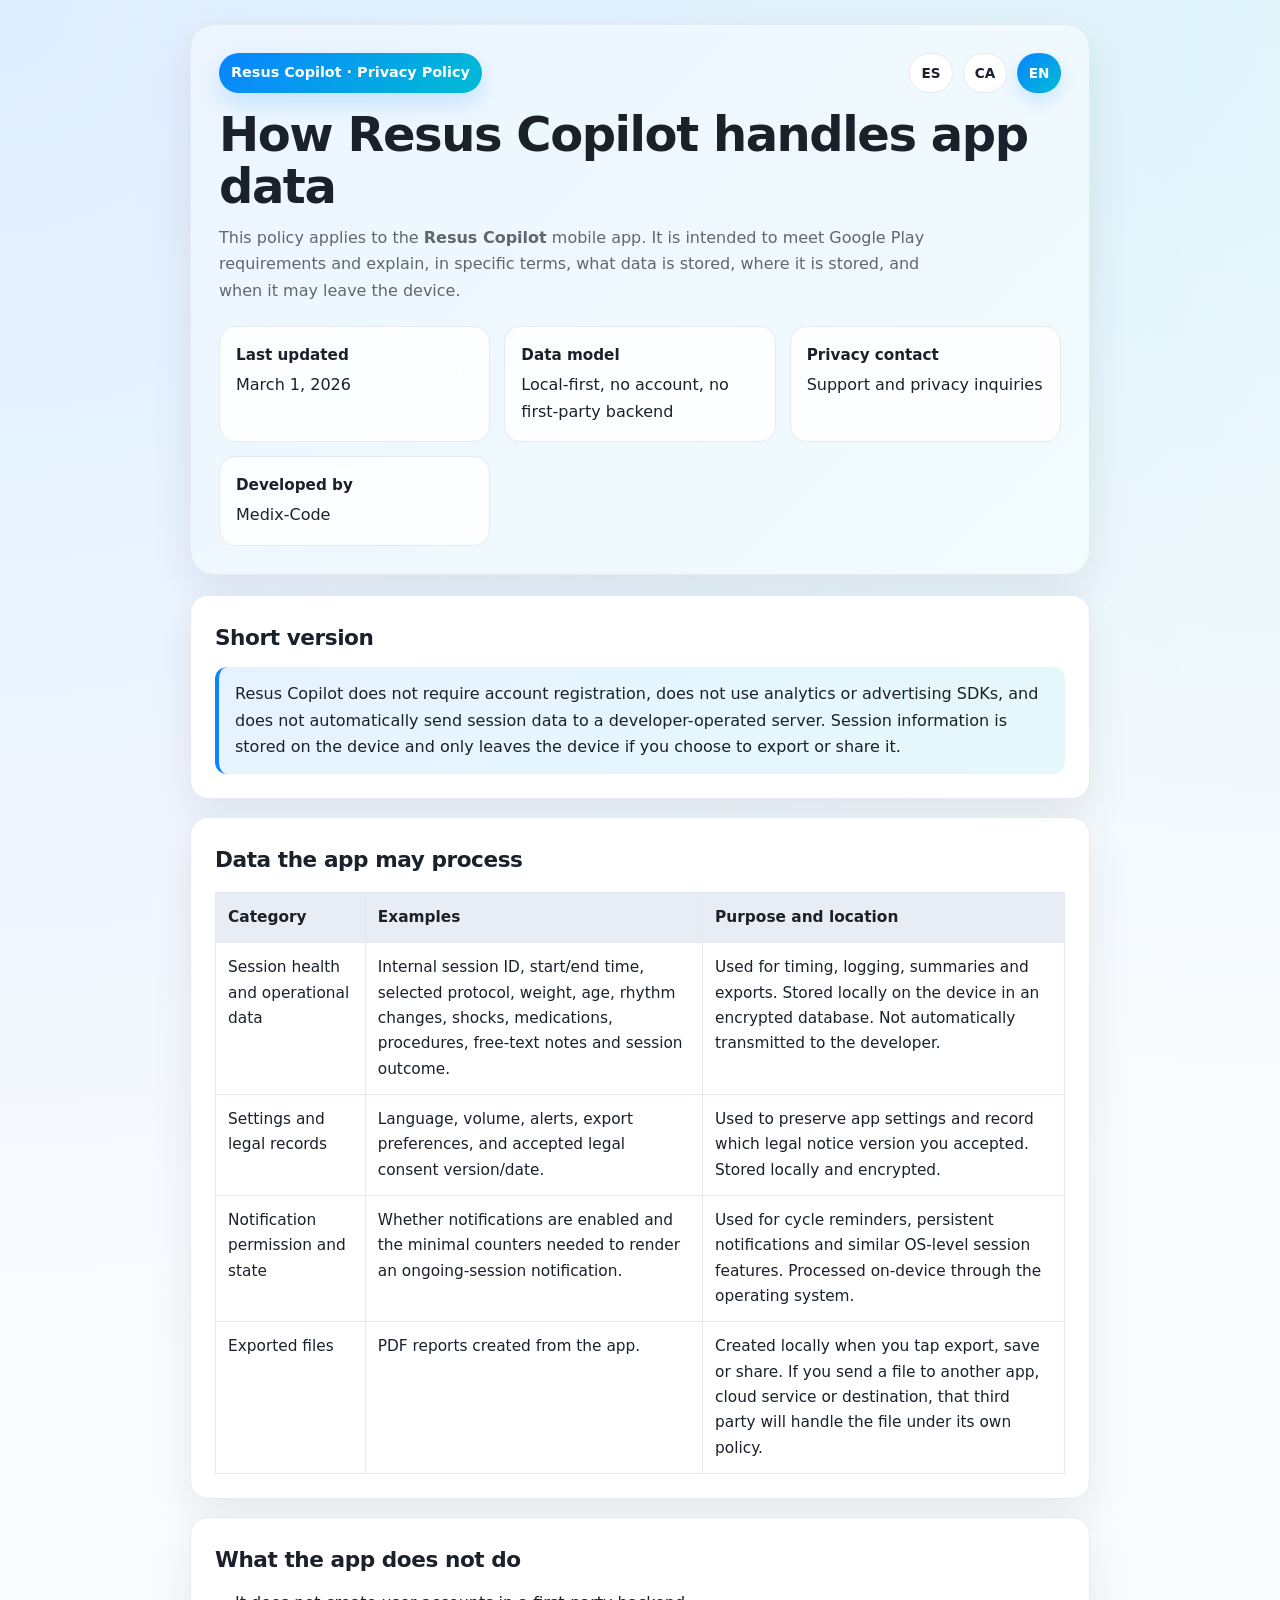
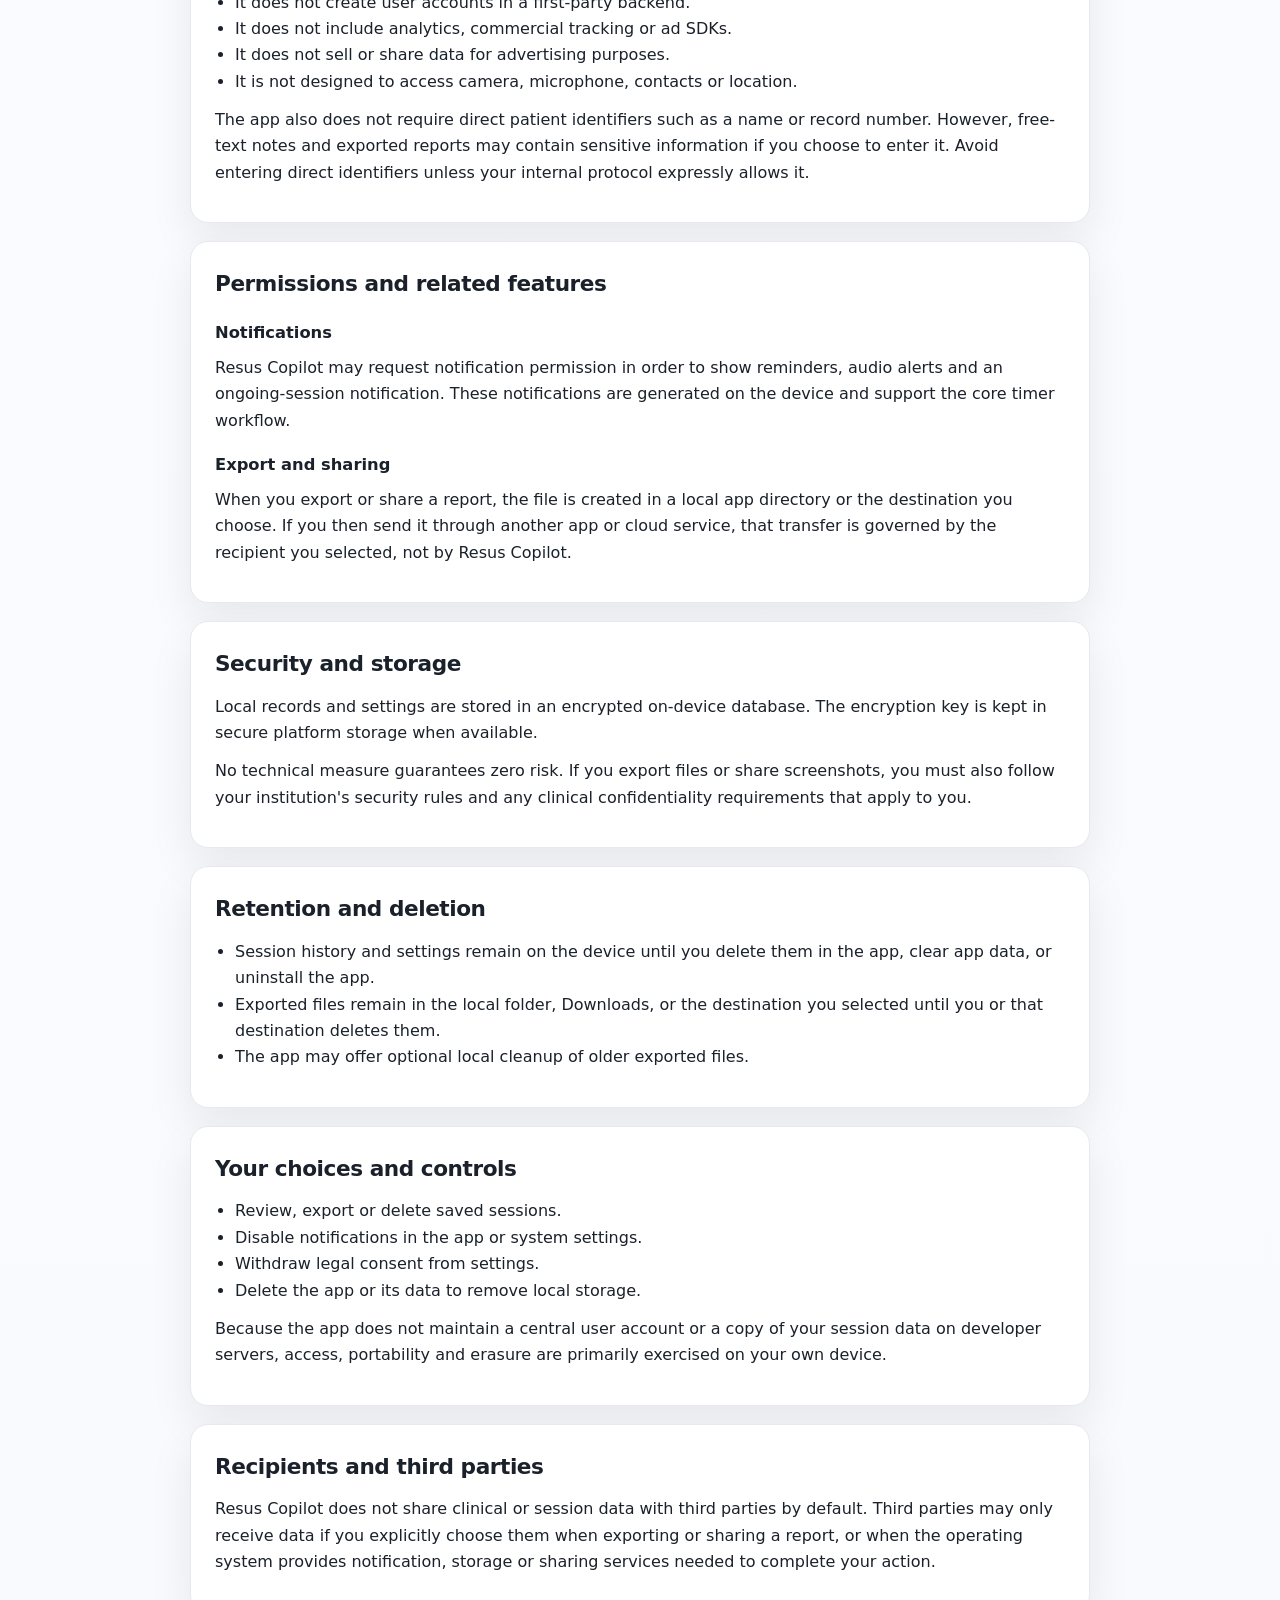
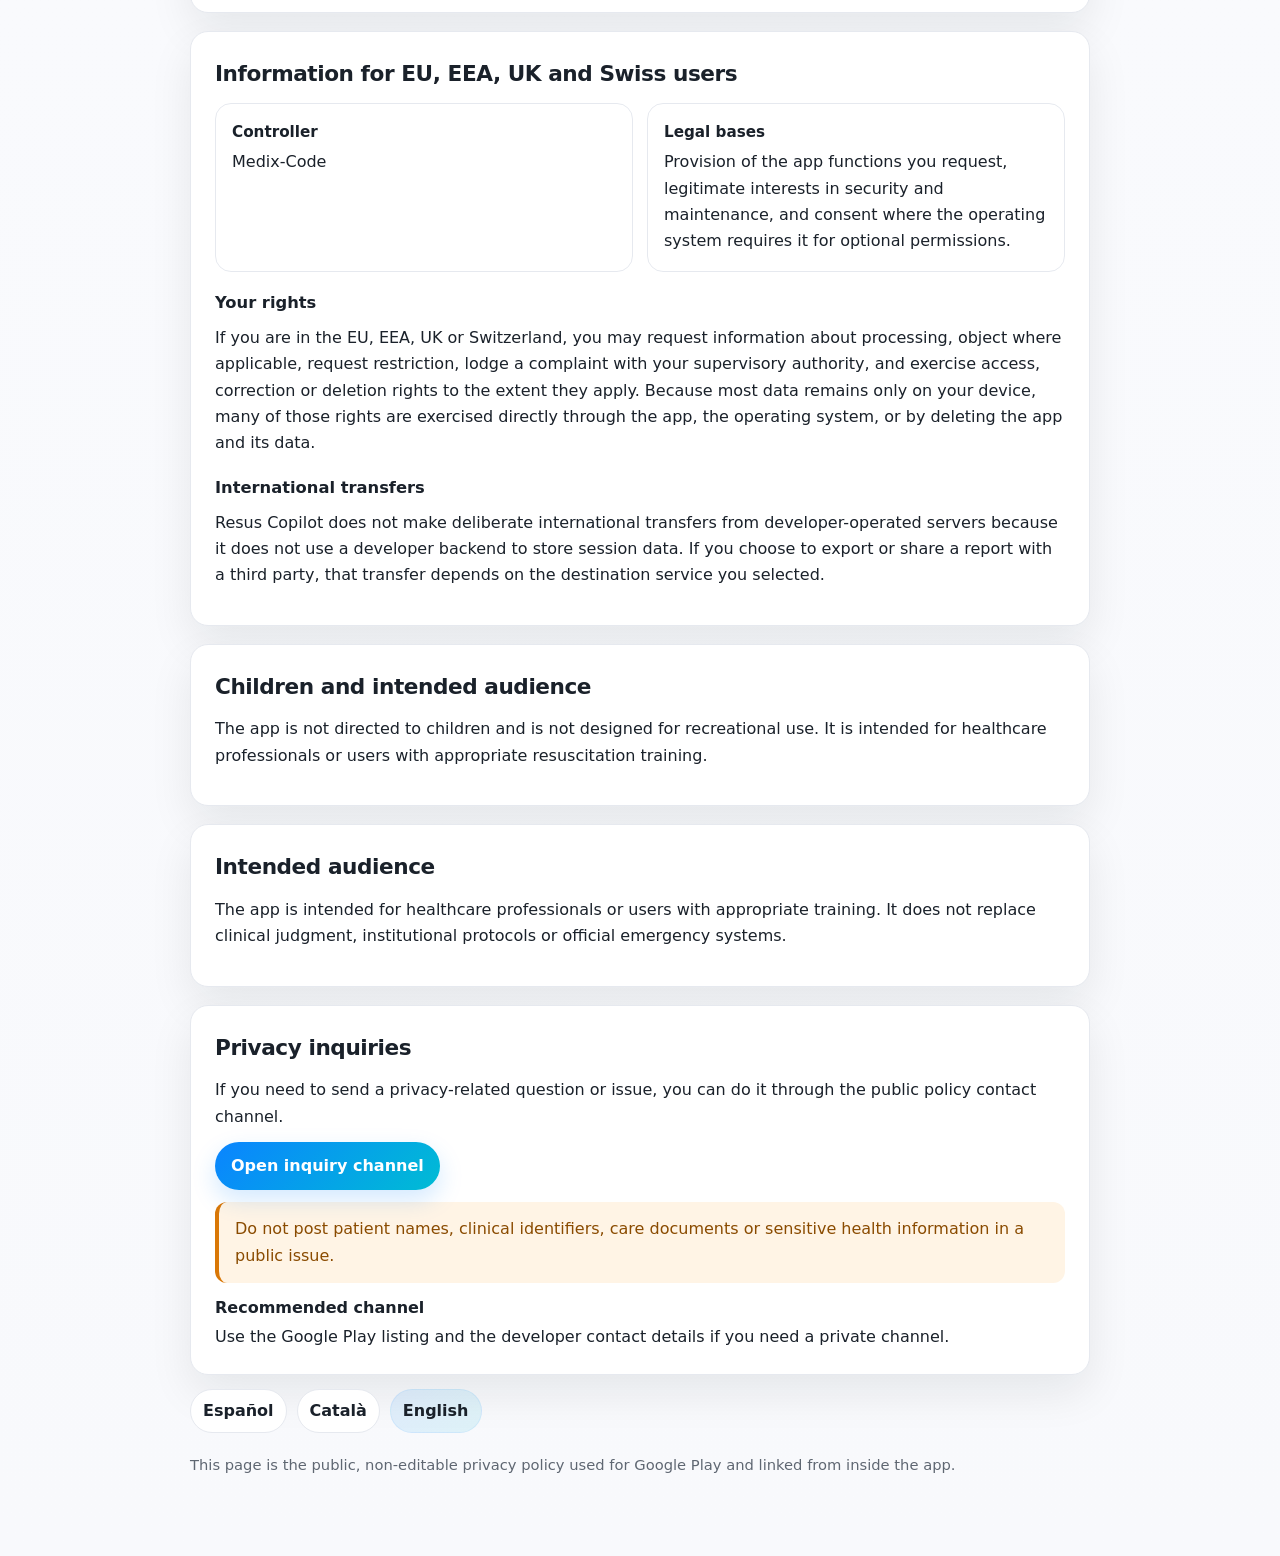
<file: privacy/en/index.html>
<!DOCTYPE html>
<html lang="en">
  <head>
    <meta charset="utf-8" />
    <meta name="viewport" content="width=device-width, initial-scale=1" />
    <title>Privacy Policy | Resus Copilot</title>
    <meta
      name="description"
      content="Public privacy policy for Resus Copilot for Google Play and in-app legal use."
    />
    <meta
      name="robots"
      content="noindex, nofollow, noarchive, nosnippet, max-image-preview:none"
    />
    <meta
      name="googlebot"
      content="noindex, nofollow, noarchive, nosnippet, max-image-preview:none"
    />
    <script defer src="../../assets/policy.js"></script>
    <link rel="stylesheet" href="../../assets/policy.css" />
  </head>
  <body>
    <main class="shell">
      <section class="hero">
        <div class="hero-top">
          <span class="eyebrow">Resus Copilot · Privacy Policy</span>
          <nav class="lang-nav lang-nav--hero" aria-label="Available languages">
            <a href="../" data-lang="es">ES</a>
            <a href="../ca/" data-lang="ca">CA</a>
            <span>EN</span>
          </nav>
        </div>
        <h1>How Resus Copilot handles app data</h1>
        <p>
          This policy applies to the <strong>Resus Copilot</strong> mobile app.
          It is intended to meet Google Play requirements and explain, in
          specific terms, what data is stored, where it is stored, and when it
          may leave the device.
        </p>
        <div class="hero-grid">
          <div class="hero-card">
            <strong>Last updated</strong>
            <span>March 1, 2026</span>
          </div>
          <div class="hero-card">
            <strong>Data model</strong>
            <span>Local-first, no account, no first-party backend</span>
          </div>
          <div class="hero-card">
            <strong>Privacy contact</strong>
            <span>Support and privacy inquiries</span>
          </div>
          <div class="hero-card">
            <strong>Developed by</strong>
            <span>Medix-Code</span>
          </div>
        </div>
      </section>

      <div class="layout">
        <section class="card">
          <h2>Short version</h2>
          <div class="callout">
            Resus Copilot does not require account registration, does not use
            analytics or advertising SDKs, and does not automatically send
            session data to a developer-operated server. Session information is
            stored on the device and only leaves the device if you choose to
            export or share it.
          </div>
        </section>

        <section class="card">
          <h2>Data the app may process</h2>
          <table>
            <thead>
              <tr>
                <th>Category</th>
                <th>Examples</th>
                <th>Purpose and location</th>
              </tr>
            </thead>
            <tbody>
              <tr>
                <td>Session health and operational data</td>
                <td>
                  Internal session ID, start/end time, selected protocol,
                  weight, age, rhythm changes, shocks, medications, procedures,
                  free-text notes and session outcome.
                </td>
                <td>
                  Used for timing, logging, summaries and exports. Stored
                  locally on the device in an encrypted database. Not
                  automatically transmitted to the developer.
                </td>
              </tr>
              <tr>
                <td>Settings and legal records</td>
                <td>
                  Language, volume, alerts, export preferences, and accepted
                  legal consent version/date.
                </td>
                <td>
                  Used to preserve app settings and record which legal notice
                  version you accepted. Stored locally and encrypted.
                </td>
              </tr>
              <tr>
                <td>Notification permission and state</td>
                <td>
                  Whether notifications are enabled and the minimal counters
                  needed to render an ongoing-session notification.
                </td>
                <td>
                  Used for cycle reminders, persistent notifications and similar
                  OS-level session features. Processed on-device through the
                  operating system.
                </td>
              </tr>
              <tr>
                <td>Exported files</td>
                <td>PDF reports created from the app.</td>
                <td>
                  Created locally when you tap export, save or share. If you
                  send a file to another app, cloud service or destination, that
                  third party will handle the file under its own policy.
                </td>
              </tr>
            </tbody>
          </table>
        </section>

        <section class="card">
          <h2>What the app does not do</h2>
          <ul>
            <li>It does not create user accounts in a first-party backend.</li>
            <li>It does not include analytics, commercial tracking or ad SDKs.</li>
            <li>It does not sell or share data for advertising purposes.</li>
            <li>It is not designed to access camera, microphone, contacts or location.</li>
          </ul>
          <p>
            The app also does not require direct patient identifiers such as a
            name or record number. However, free-text notes and exported reports
            may contain sensitive information if you choose to enter it. Avoid
            entering direct identifiers unless your internal protocol expressly
            allows it.
          </p>
        </section>

        <section class="card">
          <h2>Permissions and related features</h2>
          <h3>Notifications</h3>
          <p>
            Resus Copilot may request notification permission in order to show
            reminders, audio alerts and an ongoing-session notification. These
            notifications are generated on the device and support the core timer
            workflow.
          </p>
          <h3>Export and sharing</h3>
          <p>
            When you export or share a report, the file is created in a local
            app directory or the destination you choose. If you then send it
            through another app or cloud service, that transfer is governed by
            the recipient you selected, not by Resus Copilot.
          </p>
        </section>

        <section class="card">
          <h2>Security and storage</h2>
          <p>
            Local records and settings are stored in an encrypted on-device
            database. The encryption key is kept in secure platform storage when
            available.
          </p>
          <p>
            No technical measure guarantees zero risk. If you export files or
            share screenshots, you must also follow your institution's security
            rules and any clinical confidentiality requirements that apply to you.
          </p>
        </section>

        <section class="card">
          <h2>Retention and deletion</h2>
          <ul>
            <li>
              Session history and settings remain on the device until you delete
              them in the app, clear app data, or uninstall the app.
            </li>
            <li>
              Exported files remain in the local folder, Downloads, or the
              destination you selected until you or that destination deletes them.
            </li>
            <li>
              The app may offer optional local cleanup of older exported files.
            </li>
          </ul>
        </section>

        <section class="card">
          <h2>Your choices and controls</h2>
          <ul>
            <li>Review, export or delete saved sessions.</li>
            <li>Disable notifications in the app or system settings.</li>
            <li>Withdraw legal consent from settings.</li>
            <li>Delete the app or its data to remove local storage.</li>
          </ul>
          <p>
            Because the app does not maintain a central user account or a copy
            of your session data on developer servers, access, portability and
            erasure are primarily exercised on your own device.
          </p>
        </section>

        <section class="card">
          <h2>Recipients and third parties</h2>
          <p>
            Resus Copilot does not share clinical or session data with third
            parties by default. Third parties may only receive data if you
            explicitly choose them when exporting or sharing a report, or when
            the operating system provides notification, storage or sharing
            services needed to complete your action.
          </p>
        </section>

        <section class="card">
          <h2>Information for EU, EEA, UK and Swiss users</h2>
          <div class="card-grid">
            <div class="hero-card">
              <strong>Controller</strong>
              <span>Medix-Code</span>
            </div>
            <div class="hero-card">
              <strong>Legal bases</strong>
              <span>
                Provision of the app functions you request, legitimate interests
                in security and maintenance, and consent where the operating
                system requires it for optional permissions.
              </span>
            </div>
          </div>
          <h3>Your rights</h3>
          <p>
            If you are in the EU, EEA, UK or Switzerland, you may request
            information about processing, object where applicable, request
            restriction, lodge a complaint with your supervisory authority, and
            exercise access, correction or deletion rights to the extent they
            apply. Because most data remains only on your device, many of those
            rights are exercised directly through the app, the operating system,
            or by deleting the app and its data.
          </p>
          <h3>International transfers</h3>
          <p>
            Resus Copilot does not make deliberate international transfers from
            developer-operated servers because it does not use a developer
            backend to store session data. If you choose to export or share a
            report with a third party, that transfer depends on the destination
            service you selected.
          </p>
        </section>

        <section class="card">
          <h2>Children and intended audience</h2>
          <p>
            The app is not directed to children and is not designed for
            recreational use. It is intended for healthcare professionals or
            users with appropriate resuscitation training.
          </p>
        </section>

        <section class="card">
          <h2>Intended audience</h2>
          <p>
            The app is intended for healthcare professionals or users with
            appropriate training. It does not replace clinical judgment,
            institutional protocols or official emergency systems.
          </p>
        </section>

        <section class="card">
          <h2>Privacy inquiries</h2>
          <p>
            If you need to send a privacy-related question or issue, you can do
            it through the public policy contact channel.
          </p>
          <p class="action-row">
            <a
              class="button-link"
              href="https://github.com/Medix-Code/resus-copilot-privacy/issues/new"
              target="_blank"
              rel="noopener noreferrer nofollow"
              >Open inquiry channel</a
            >
          </p>
          <div class="callout warning">
            Do not post patient names, clinical identifiers, care documents or
            sensitive health information in a public issue.
          </div>
          <div class="meta-list">
            <div>
              <strong>Recommended channel</strong>
              <span>
                Use the Google Play listing and the developer contact details if
                you need a private channel.
              </span>
            </div>
          </div>
        </section>
      </div>

      <nav class="footer-nav" aria-label="Change language">
        <a href="../" data-lang="es">Español</a>
        <a href="../ca/" data-lang="ca">Català</a>
        <span>English</span>
      </nav>
      <p class="footer">
        This page is the public, non-editable privacy policy used for Google
        Play and linked from inside the app.
      </p>
    </main>
  </body>
  </html>
</file>
<file: assets/policy.css>
:root {
  color-scheme: light;
  --bg: #f8f9fc;
  --surface: #ffffff;
  --surface-muted: #f2f4f8;
  --surface-tint: #e8edf5;
  --text: #1a212a;
  --text-soft: #5f6772;
  --line: #e6e9ef;
  --accent: #0a84ff;
  --accent-secondary: #00bcd4;
  --accent-soft: rgba(10, 132, 255, 0.1);
  --accent-soft-secondary: rgba(0, 188, 212, 0.1);
  --warning: #8a4b00;
  --max-width: 940px;
  --radius: 18px;
  --shadow: 0 18px 44px rgba(16, 20, 24, 0.08);
}

* {
  box-sizing: border-box;
}

html {
  font-size: 16px;
}

body {
  margin: 0;
  font-family:
    Inter, ui-sans-serif, system-ui, -apple-system, BlinkMacSystemFont,
    "Segoe UI", sans-serif;
  background:
    radial-gradient(circle at top left, rgba(10, 132, 255, 0.12) 0, transparent 28%),
    radial-gradient(circle at top right, rgba(0, 188, 212, 0.1) 0, transparent 24%),
    linear-gradient(180deg, #fbfcff 0%, var(--bg) 100%);
  color: var(--text);
  line-height: 1.65;
}

a {
  color: var(--accent);
}

.shell {
  max-width: var(--max-width);
  margin: 0 auto;
  padding: 24px 20px 64px;
}

.hero {
  background:
    linear-gradient(
      135deg,
      rgba(10, 132, 255, 0.08),
      rgba(0, 188, 212, 0.05)
    ),
    var(--surface);
  border: 1px solid var(--line);
  border-radius: calc(var(--radius) + 6px);
  box-shadow: var(--shadow);
  padding: 28px;
}

.hero-top {
  display: flex;
  align-items: flex-start;
  justify-content: space-between;
  gap: 16px;
}

.eyebrow {
  display: inline-flex;
  align-items: center;
  gap: 10px;
  padding: 8px 12px;
  border-radius: 999px;
  background: linear-gradient(135deg, var(--accent), var(--accent-secondary));
  color: #fff;
  font-size: 0.9rem;
  font-weight: 600;
  box-shadow: 0 10px 24px rgba(10, 132, 255, 0.18);
}

.hero h1 {
  margin: 16px 0 12px;
  font-size: clamp(2rem, 4vw, 3rem);
  line-height: 1.08;
  letter-spacing: -0.03em;
}

.hero p {
  margin: 0;
  color: var(--text-soft);
  max-width: 70ch;
}

.hero-grid {
  display: grid;
  grid-template-columns: repeat(auto-fit, minmax(220px, 1fr));
  gap: 14px;
  margin-top: 22px;
}

.hero-card {
  background: rgba(255, 255, 255, 0.78);
  border: 1px solid var(--line);
  border-radius: 16px;
  padding: 16px;
  backdrop-filter: blur(10px);
}

.hero-card strong,
.hero-card span {
  display: block;
}

.hero-card strong {
  margin-bottom: 4px;
  font-size: 0.95rem;
}

.lang-nav {
  display: flex;
  flex-wrap: wrap;
  gap: 10px;
  margin: 18px 0 0;
}

.lang-nav--hero {
  margin: 0 0 0 auto;
  flex-shrink: 0;
  justify-content: flex-end;
}

.lang-nav a,
.lang-nav span {
  display: inline-flex;
  align-items: center;
  justify-content: center;
  min-width: 56px;
  padding: 10px 14px;
  border-radius: 999px;
  border: 1px solid var(--line);
  text-decoration: none;
  font-weight: 600;
  background: var(--surface);
  color: var(--text);
}

.lang-nav--hero a,
.lang-nav--hero span {
  min-width: 44px;
  padding: 8px 10px;
  font-size: 0.85rem;
  backdrop-filter: blur(10px);
}

.lang-nav span {
  background: linear-gradient(135deg, var(--accent), var(--accent-secondary));
  color: #fff;
  border-color: transparent;
  box-shadow: 0 8px 18px rgba(10, 132, 255, 0.16);
}

.lang-note {
  margin-top: 14px;
  color: var(--text-soft);
  font-size: 0.95rem;
}

.card-grid {
  display: grid;
  grid-template-columns: repeat(auto-fit, minmax(240px, 1fr));
  gap: 14px;
}

.layout {
  display: grid;
  grid-template-columns: minmax(0, 1fr);
  gap: 18px;
  margin-top: 20px;
}

.card {
  background: var(--surface);
  border: 1px solid var(--line);
  border-radius: var(--radius);
  box-shadow: var(--shadow);
  padding: 24px;
}

.card h2 {
  margin: 0 0 12px;
  font-size: 1.35rem;
  letter-spacing: -0.02em;
}

.card h3 {
  margin: 18px 0 8px;
  font-size: 1.02rem;
}

.card p,
.card ul {
  margin: 0 0 12px;
}

.card ul {
  padding-left: 20px;
}

.callout {
  border-left: 4px solid var(--accent);
  background: linear-gradient(
    135deg,
    var(--accent-soft),
    var(--accent-soft-secondary)
  );
  padding: 14px 16px;
  border-radius: 12px;
  color: var(--text);
}

.callout.warning {
  border-left-color: #d97706;
  background: #fff4e5;
  color: var(--warning);
}

.meta-list {
  display: grid;
  gap: 10px;
  margin-top: 12px;
}

.action-row {
  margin: 14px 0 0;
}

.button-link {
  display: inline-flex;
  align-items: center;
  justify-content: center;
  padding: 11px 16px;
  border-radius: 999px;
  text-decoration: none;
  font-weight: 700;
  color: #fff;
  background: linear-gradient(135deg, var(--accent), var(--accent-secondary));
  box-shadow: 0 10px 24px rgba(10, 132, 255, 0.18);
}

.button-link:hover {
  filter: brightness(1.03);
}

.meta-list strong {
  display: block;
  margin-bottom: 2px;
}

table {
  width: 100%;
  border-collapse: collapse;
  margin-top: 14px;
  font-size: 0.96rem;
}

th,
td {
  border: 1px solid var(--line);
  padding: 12px;
  text-align: left;
  vertical-align: top;
}

th {
  background: var(--surface-tint);
}

.footer {
  margin-top: 20px;
  color: var(--text-soft);
  font-size: 0.92rem;
}

.footer-nav {
  display: flex;
  flex-wrap: wrap;
  gap: 10px;
  margin: 14px 0 6px;
}

.footer-nav a,
.footer-nav span {
  display: inline-flex;
  padding: 8px 12px;
  border-radius: 999px;
  border: 1px solid var(--line);
  text-decoration: none;
  color: var(--text);
  background: var(--surface);
  font-weight: 600;
}

.footer-nav span {
  background: linear-gradient(
    135deg,
    var(--accent-soft),
    var(--accent-soft-secondary)
  );
  border-color: rgba(10, 132, 255, 0.08);
  color: var(--text);
}

code {
  font-family:
    ui-monospace, SFMono-Regular, Menlo, Monaco, Consolas, "Liberation Mono",
    monospace;
  font-size: 0.92em;
  background: var(--surface-tint);
  padding: 0.14em 0.38em;
  border-radius: 6px;
}

@media (max-width: 720px) {
  .shell {
    padding: 16px 14px 40px;
  }

  .hero-top {
    align-items: flex-start;
    gap: 12px;
  }

  .lang-nav--hero {
    justify-content: flex-end;
    gap: 8px;
  }

  .lang-nav--hero a,
  .lang-nav--hero span {
    min-width: 38px;
    padding: 7px 8px;
    font-size: 0.78rem;
  }

  .eyebrow {
    max-width: calc(100% - 142px);
    padding: 7px 10px;
    font-size: 0.78rem;
    line-height: 1.15;
  }

  .hero,
  .card {
    padding: 18px;
  }

  table,
  thead,
  tbody,
  th,
  td,
  tr {
    display: block;
  }

  thead {
    display: none;
  }

  tr {
    margin-bottom: 14px;
    border: 1px solid var(--line);
    border-radius: 14px;
    overflow: hidden;
  }

  td {
    border: none;
    border-bottom: 1px solid var(--line);
  }

  td:last-child {
    border-bottom: none;
  }
}
</file>
